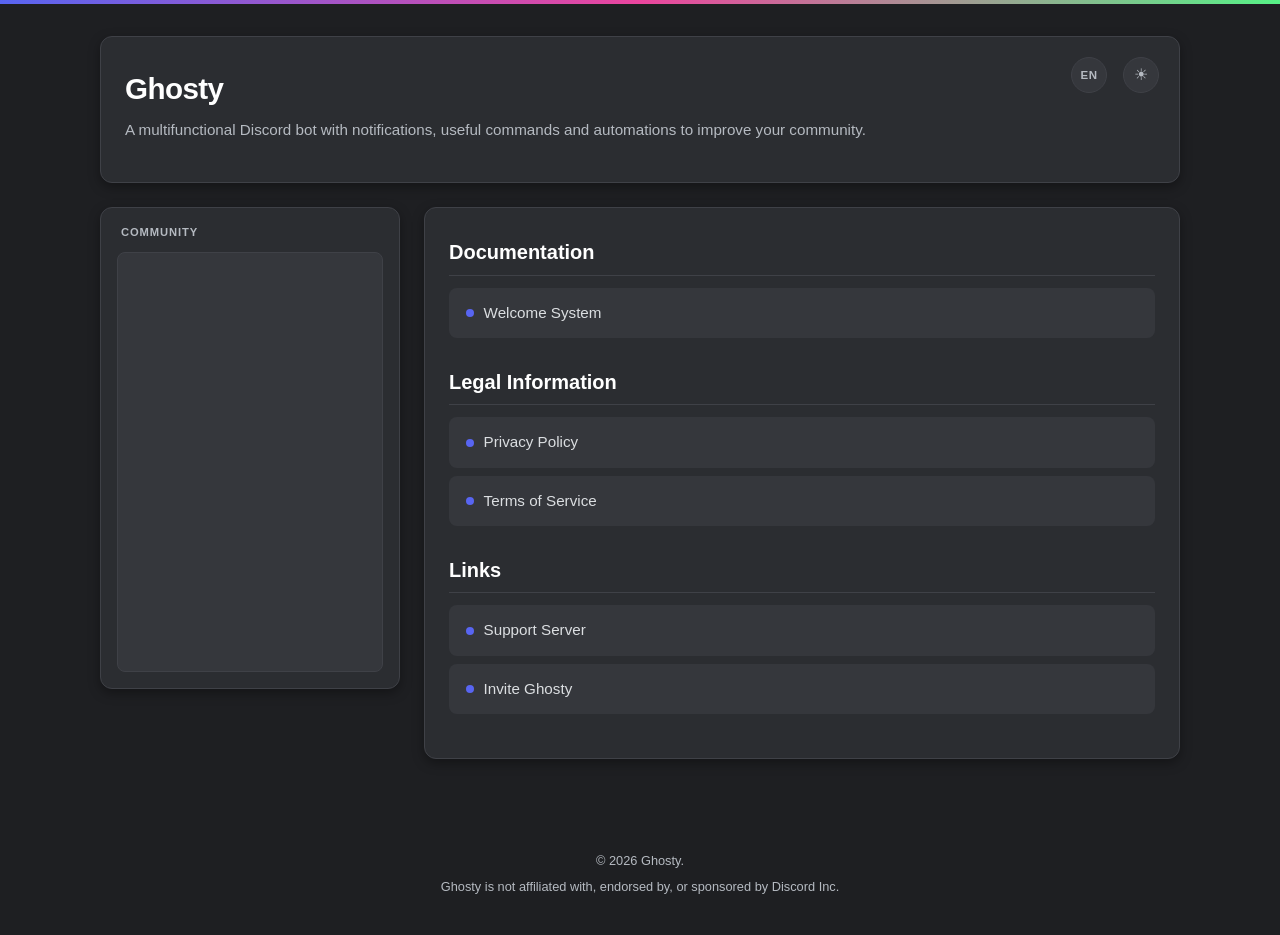
<file: index.html>
<!DOCTYPE html>
<html lang="en" data-i18n-title="page.title.home">
<head>
    <meta charset="UTF-8">
    <meta name="viewport" content="width=device-width, initial-scale=1.0">

    <title>Ghosty — Documentation</title>
    <meta name="description" content="Official documentation for Ghosty, a multifunctional Discord bot with notifications, useful commands and automations.">
    <meta name="theme-color" content="#313338">

    <script>
        (function () {
            try {
                if (localStorage.getItem("ghosty:theme") === "light") {
                    document.documentElement.setAttribute("data-theme", "light");
                }
            } catch (e) {}
        })();
    </script>

    <link rel="icon" href="assets/ghosty.png">
    <link rel="stylesheet" href="css/style.css">

    <meta property="og:type" content="website">
    <meta property="og:title" content="Ghosty — Documentation">
    <meta property="og:description" content="Official documentation for Ghosty.">
    <meta property="og:url" content="https://docs.ghostybot.xyz/">
    <meta property="og:image" content="https://docs.ghostybot.xyz/assets/ghosty.png">
</head>
<body>
    <div class="wrapper has-sidebar">
        <header>
            <h1>Ghosty</h1>
            <p data-i18n="home.subtitle">A multifunctional Discord bot with notifications, useful commands and automations to improve your community.</p>

            <button type="button" class="lang-toggle" data-i18n-aria="common.lang_aria" aria-label="Change language">EN</button>
            <button type="button" class="theme-toggle" id="theme-toggle" data-i18n-aria="common.theme_aria" aria-label="Toggle theme">
                <span class="icon-sun">☀</span>
                <span class="icon-moon">☾</span>
            </button>
        </header>

        <div class="layout-sidebar">
            <aside class="discord-panel" aria-label="Community">
                <p class="discord-panel-title" data-i18n="home.community">Community</p>
                <div class="discord-widget">
                    <iframe
                        id="discord-widget-frame"
                        src="https://discord.com/widget?id=1533296867620687963&theme=dark"
                        width="350"
                        height="500"
                        allowtransparency="true"
                        frameborder="0"
                        sandbox="allow-popups allow-popups-to-escape-sandbox allow-same-origin allow-scripts"
                        title="Discord Widget">
                    </iframe>
                </div>
            </aside>

            <main>
                <h2 data-i18n="home.docs">Documentation</h2>
                <ul class="links-list">
                    <li><a href="welcome/" data-i18n="home.welcome">Welcome System</a></li>
                </ul>

                <h2 data-i18n="home.legal">Legal Information</h2>
                <ul class="links-list">
                    <li><a href="privacy/" data-i18n="home.privacy">Privacy Policy</a></li>
                    <li><a href="terms/" data-i18n="home.terms">Terms of Service</a></li>
                </ul>

                <h2 data-i18n="home.links">Links</h2>
                <ul class="links-list">
                    <li>
                        <a href="https://discord.gg/6fusFaebyZ" target="_blank" rel="noopener" data-i18n="home.support">
                            Support Server
                        </a>
                    </li>
                    <li>
                        <a href="https://discord.com/oauth2/authorize?client_id=1128718469148446811"
                           target="_blank" rel="noopener" data-i18n="home.invite">
                            Invite Ghosty
                        </a>
                    </li>
                </ul>
            </main>
        </div>
    </div>
    <footer>
        <p data-i18n="common.footer_copy">© 2026 Ghosty.</p>
        <p data-i18n="common.footer_disclaimer">Ghosty is not affiliated with, endorsed by, or sponsored by Discord Inc.</p>
    </footer>

    <script src="js/i18n.js"></script>
    <script>
        (function () {
            "use strict";

            var WIDGET_BASE = "https://discord.com/widget?id=1533296867620687963&theme=";

            var frame = document.getElementById("discord-widget-frame");
            var btn = document.getElementById("theme-toggle");

            function updateWidgetTheme(isLight) {
                if (!frame) return;
                frame.src = WIDGET_BASE + (isLight ? "light" : "dark");
            }

            if (btn) {
                function apply(isLight) {
                    if (isLight) document.documentElement.setAttribute("data-theme", "light");
                    else document.documentElement.removeAttribute("data-theme");
                    try { localStorage.setItem("ghosty:theme", isLight ? "light" : "dark"); } catch (e) {}
                    var meta = document.querySelector('meta[name="theme-color"]');
                    if (meta) meta.setAttribute("content", isLight ? "#ffffff" : "#313338");
                    updateWidgetTheme(isLight);
                }

                btn.addEventListener("click", function () {
                    var isLight = document.documentElement.getAttribute("data-theme") === "light";
                    apply(!isLight);
                });

                var initialIsLight = document.documentElement.getAttribute("data-theme") === "light";
                updateWidgetTheme(initialIsLight);
            }
        })();
    </script>
</body>
</html>
</file>
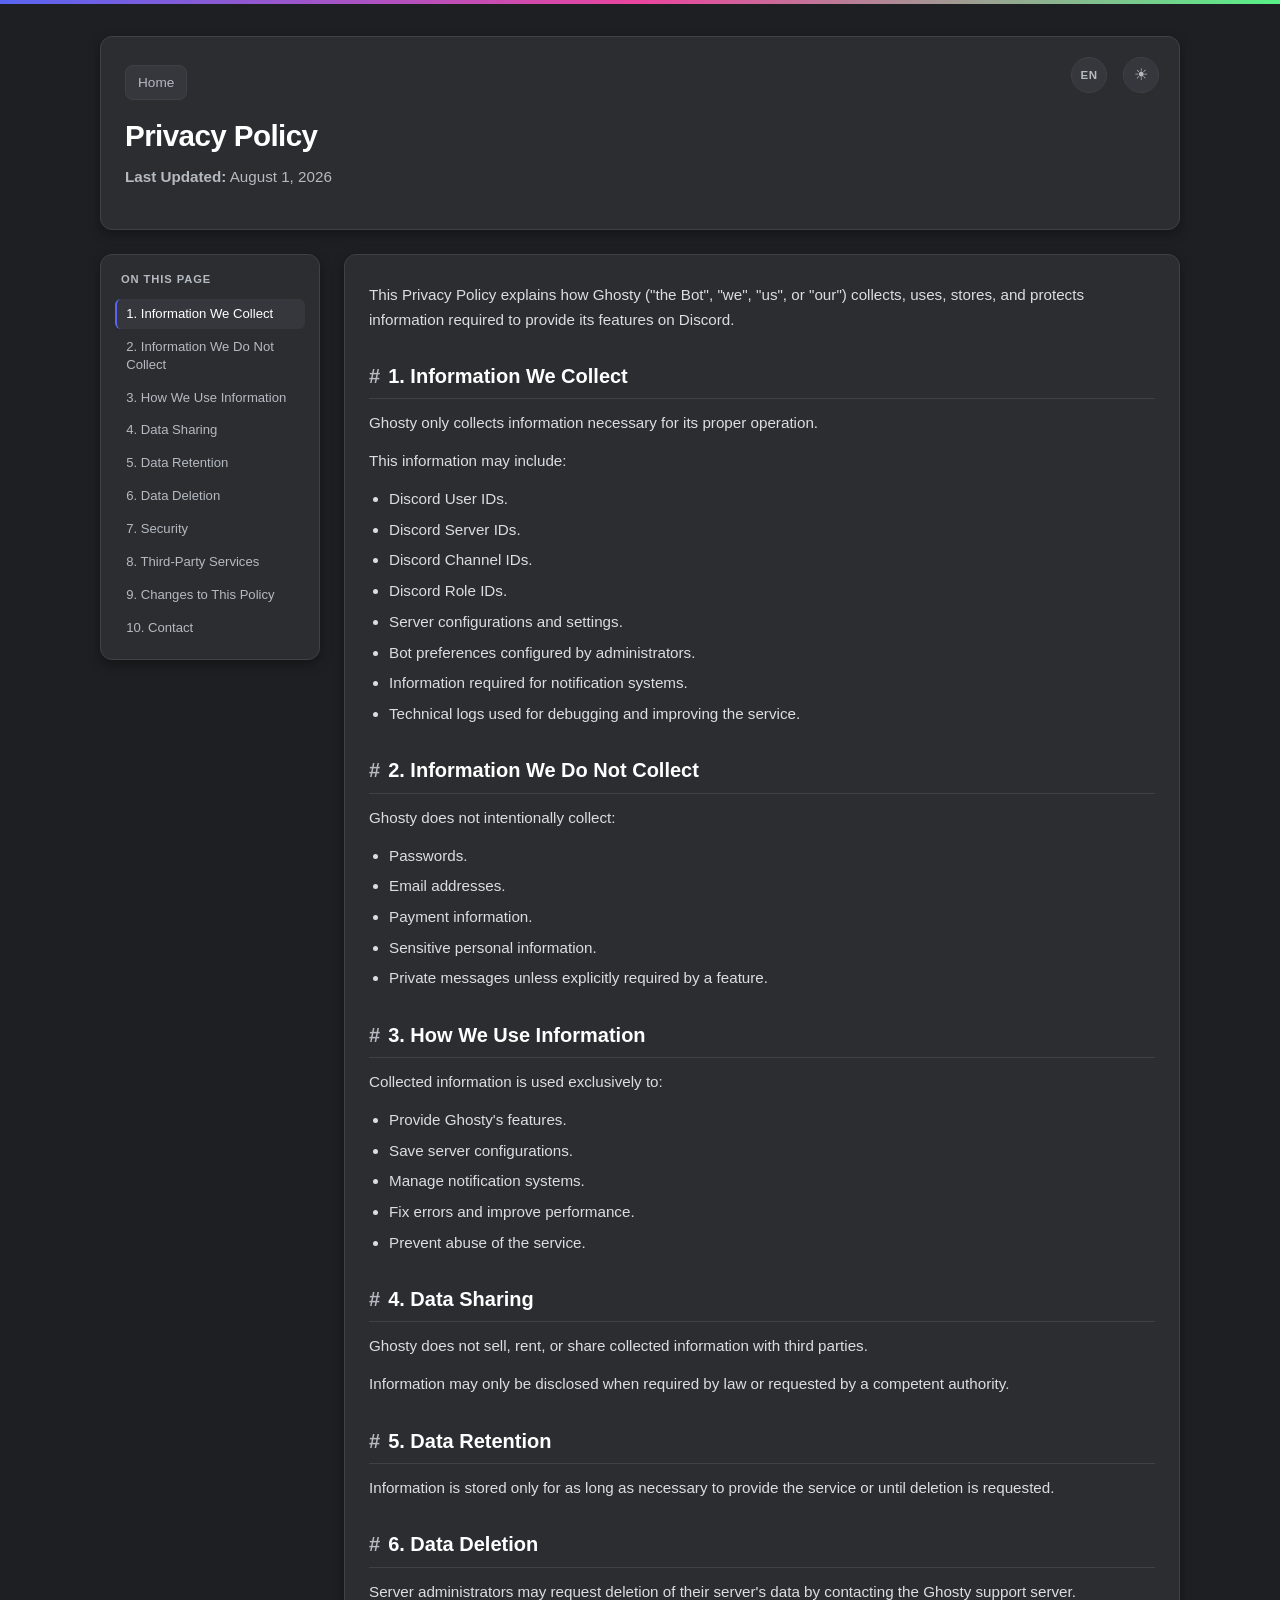
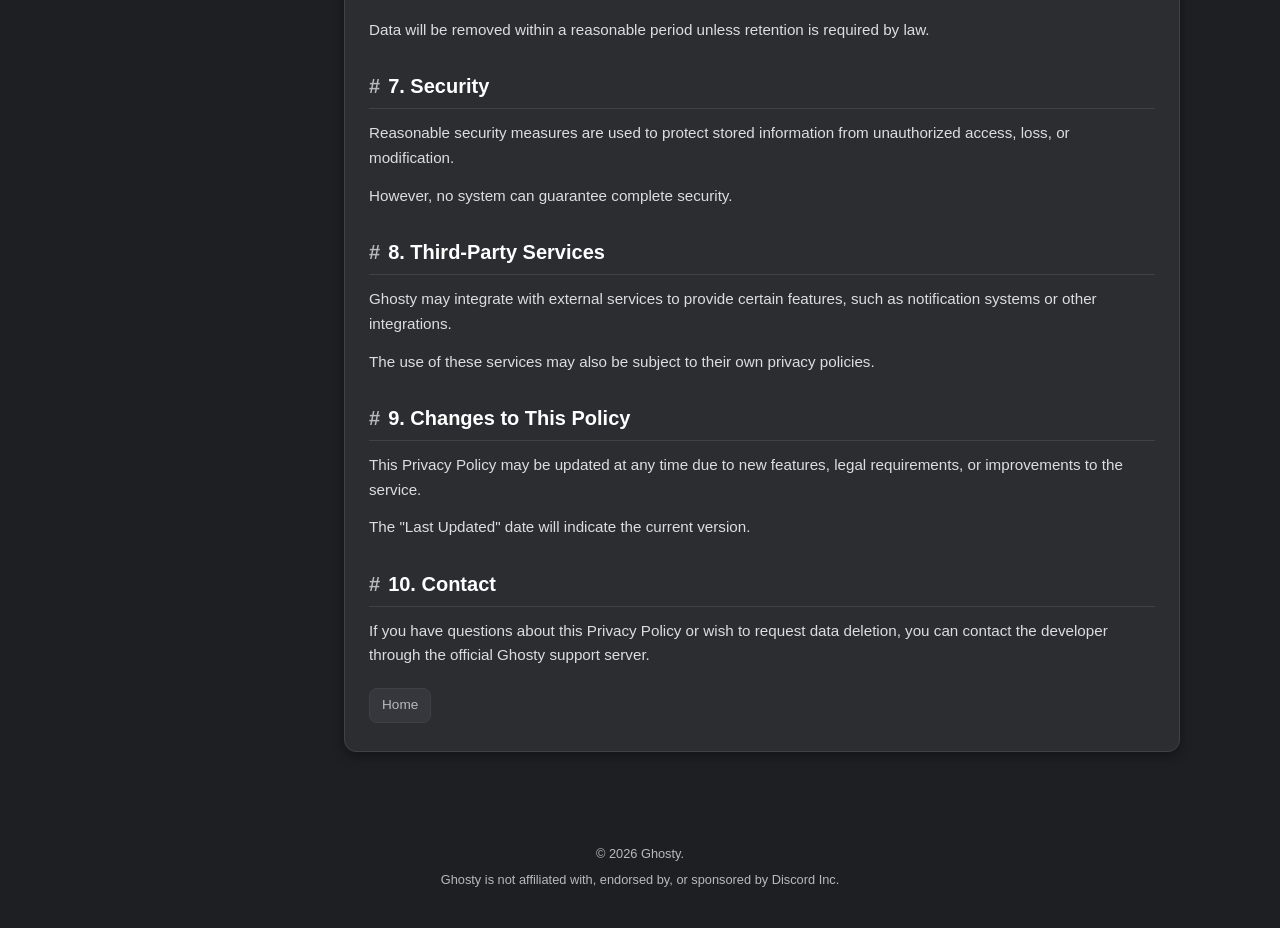
<file: privacy/index.html>
<!DOCTYPE html>
<html lang="en" data-i18n-title="page.title.privacy">
<head>
    <meta charset="UTF-8">
    <meta name="viewport" content="width=device-width, initial-scale=1.0">

    <title>Privacy Policy | Ghosty</title>
    <meta name="description" content="Privacy Policy for Ghosty, a multifunctional Discord bot.">
    <meta name="theme-color" content="#313338">

    <script>
        (function () {
            try {
                if (localStorage.getItem("ghosty:theme") === "light") {
                    document.documentElement.setAttribute("data-theme", "light");
                }
            } catch (e) {}
        })();
    </script>

    <link rel="icon" href="../assets/ghosty.png">
    <link rel="stylesheet" href="../css/style.css">

    <meta property="og:type" content="website">
    <meta property="og:title" content="Privacy Policy | Ghosty">
    <meta property="og:description" content="Privacy Policy for Ghosty.">
    <meta property="og:url" content="https://docs.ghostybot.xyz/privacy/">
    <meta property="og:image" content="https://docs.ghostybot.xyz/assets/ghosty.png">
</head>
<body>
    <div class="wrapper has-toc">
        <header>
            <div class="nav-buttons">
                <a class="back-button" href="../" data-i18n="common.home">Home</a>
            </div>

            <h1 data-i18n="privacy.title">Privacy Policy</h1>
            <p class="meta"><strong data-i18n="privacy.updated_label">Last Updated:</strong> <span data-i18n="privacy.updated_value">August 1, 2026</span></p>

            <button type="button" class="lang-toggle" data-i18n-aria="common.lang_aria" aria-label="Change language">EN</button>
            <button type="button" class="theme-toggle" id="theme-toggle" data-i18n-aria="common.theme_aria" aria-label="Toggle theme">
                <span class="icon-sun">☀</span>
                <span class="icon-moon">☾</span>
            </button>
        </header>

        <div class="layout">
            <aside class="toc" aria-label="Table of contents">
                <p class="toc-title" data-i18n="common.toc_title">On this page</p>
                <nav>
                    <ul class="toc-list"></ul>
                </nav>
            </aside>

            <main>
                <p data-i18n="privacy.intro">This Privacy Policy explains how Ghosty ("the Bot", "we", "us", or "our") collects, uses, stores, and protects information required to provide its features on Discord.</p>

                <h2 id="information-we-collect"><a class="anchor" href="#information-we-collect"><span class="anchor-icon">#</span><span data-i18n="privacy.h2.1">1. Information We Collect</span></a></h2>
                <p data-i18n="privacy.p.1.1">Ghosty only collects information necessary for its proper operation.</p>
                <p data-i18n="privacy.p.1.2">This information may include:</p>
                <ul>
                    <li data-i18n="privacy.li.1.1">Discord User IDs.</li>
                    <li data-i18n="privacy.li.1.2">Discord Server IDs.</li>
                    <li data-i18n="privacy.li.1.3">Discord Channel IDs.</li>
                    <li data-i18n="privacy.li.1.4">Discord Role IDs.</li>
                    <li data-i18n="privacy.li.1.5">Server configurations and settings.</li>
                    <li data-i18n="privacy.li.1.6">Bot preferences configured by administrators.</li>
                    <li data-i18n="privacy.li.1.7">Information required for notification systems.</li>
                    <li data-i18n="privacy.li.1.8">Technical logs used for debugging and improving the service.</li>
                </ul>

                <h2 id="information-we-do-not-collect"><a class="anchor" href="#information-we-do-not-collect"><span class="anchor-icon">#</span><span data-i18n="privacy.h2.2">2. Information We Do Not Collect</span></a></h2>
                <p data-i18n="privacy.p.2.1">Ghosty does not intentionally collect:</p>
                <ul>
                    <li data-i18n="privacy.li.2.1">Passwords.</li>
                    <li data-i18n="privacy.li.2.2">Email addresses.</li>
                    <li data-i18n="privacy.li.2.3">Payment information.</li>
                    <li data-i18n="privacy.li.2.4">Sensitive personal information.</li>
                    <li data-i18n="privacy.li.2.5">Private messages unless explicitly required by a feature.</li>
                </ul>

                <h2 id="how-we-use-information"><a class="anchor" href="#how-we-use-information"><span class="anchor-icon">#</span><span data-i18n="privacy.h2.3">3. How We Use Information</span></a></h2>
                <p data-i18n="privacy.p.3.1">Collected information is used exclusively to:</p>
                <ul>
                    <li data-i18n="privacy.li.3.1">Provide Ghosty's features.</li>
                    <li data-i18n="privacy.li.3.2">Save server configurations.</li>
                    <li data-i18n="privacy.li.3.3">Manage notification systems.</li>
                    <li data-i18n="privacy.li.3.4">Fix errors and improve performance.</li>
                    <li data-i18n="privacy.li.3.5">Prevent abuse of the service.</li>
                </ul>

                <h2 id="data-sharing"><a class="anchor" href="#data-sharing"><span class="anchor-icon">#</span><span data-i18n="privacy.h2.4">4. Data Sharing</span></a></h2>
                <p data-i18n="privacy.p.4.1">Ghosty does not sell, rent, or share collected information with third parties.</p>
                <p data-i18n="privacy.p.4.2">Information may only be disclosed when required by law or requested by a competent authority.</p>

                <h2 id="data-retention"><a class="anchor" href="#data-retention"><span class="anchor-icon">#</span><span data-i18n="privacy.h2.5">5. Data Retention</span></a></h2>
                <p data-i18n="privacy.p.5.1">Information is stored only for as long as necessary to provide the service or until deletion is requested.</p>

                <h2 id="data-deletion"><a class="anchor" href="#data-deletion"><span class="anchor-icon">#</span><span data-i18n="privacy.h2.6">6. Data Deletion</span></a></h2>
                <p data-i18n="privacy.p.6.1">Server administrators may request deletion of their server's data by contacting the Ghosty support server.</p>
                <p data-i18n="privacy.p.6.2">Data will be removed within a reasonable period unless retention is required by law.</p>

                <h2 id="security"><a class="anchor" href="#security"><span class="anchor-icon">#</span><span data-i18n="privacy.h2.7">7. Security</span></a></h2>
                <p data-i18n="privacy.p.7.1">Reasonable security measures are used to protect stored information from unauthorized access, loss, or modification.</p>
                <p data-i18n="privacy.p.7.2">However, no system can guarantee complete security.</p>

                <h2 id="third-party-services"><a class="anchor" href="#third-party-services"><span class="anchor-icon">#</span><span data-i18n="privacy.h2.8">8. Third-Party Services</span></a></h2>
                <p data-i18n="privacy.p.8.1">Ghosty may integrate with external services to provide certain features, such as notification systems or other integrations.</p>
                <p data-i18n="privacy.p.8.2">The use of these services may also be subject to their own privacy policies.</p>

                <h2 id="changes-to-this-policy"><a class="anchor" href="#changes-to-this-policy"><span class="anchor-icon">#</span><span data-i18n="privacy.h2.9">9. Changes to This Policy</span></a></h2>
                <p data-i18n="privacy.p.9.1">This Privacy Policy may be updated at any time due to new features, legal requirements, or improvements to the service.</p>
                <p data-i18n="privacy.p.9.2">The "Last Updated" date will indicate the current version.</p>

                <h2 id="contact"><a class="anchor" href="#contact"><span class="anchor-icon">#</span><span data-i18n="privacy.h2.10">10. Contact</span></a></h2>
                <p data-i18n="privacy.p.10.1">If you have questions about this Privacy Policy or wish to request data deletion, you can contact the developer through the official Ghosty support server.</p>

                <div class="nav-buttons mt">
                    <a class="back-button" href="../" data-i18n="common.home">Home</a>
                </div>
            </main>
        </div>
    </div>

    <footer>
        <p data-i18n="common.footer_copy">© 2026 Ghosty.</p>
        <p data-i18n="common.footer_disclaimer">Ghosty is not affiliated with, endorsed by, or sponsored by Discord Inc.</p>
    </footer>

    <script src="../js/i18n.js"></script>
    <script>
        (function () {
            "use strict";
            var list = document.querySelector(".toc-list");
            if (!list) return;

            var headings = document.querySelectorAll("main h2[id]");
            if (!headings.length) return;

            function build() {
                var html = "";
                for (var i = 0; i < headings.length; i++) {
                    var h = headings[i];
                    var text = h.textContent.replace(/^#\s*/, "").trim();
                    html += '<li><a class="toc-link" href="#' + h.id + '">' + text + '</a></li>';
                }
                list.innerHTML = html;
                bind();
            }

            var links = [];
            var current = null;
            var pinnedLink = null;

            function setActive(link) {
                if (link === current) return;
                current = link;
                for (var j = 0; j < links.length; j++) {
                    links[j].classList.toggle("active", links[j] === link);
                }
            }

            function updateActive() {
                if (pinnedLink) return;
                var offset = 60;
                var scrollY = window.scrollY || window.pageYOffset;
                var docHeight = document.documentElement.scrollHeight;
                var winHeight = window.innerHeight;
                var atBottom = scrollY + winHeight >= docHeight - 4;
                if (atBottom) { setActive(links[links.length - 1]); return; }
                var activeIndex = 0;
                for (var i = 0; i < headings.length; i++) {
                    var top = headings[i].getBoundingClientRect().top;
                    if (top - offset <= 0) activeIndex = i;
                    else break;
                }
                setActive(links[activeIndex]);
            }

            var ticking = false;
            function onScroll() {
                if (ticking) return;
                ticking = true;
                requestAnimationFrame(function () { updateActive(); ticking = false; });
            }

            function bind() {
                links = list.querySelectorAll(".toc-link");
                for (var i = 0; i < links.length; i++) {
                    links[i].addEventListener("click", function () {
                        pinnedLink = this;
                        setActive(this);
                    });
                }
            }

            function unpin() {
                if (!pinnedLink) return;
                pinnedLink = null;
                updateActive();
            }

            window.addEventListener("wheel", unpin, { passive: true });
            window.addEventListener("touchstart", unpin, { passive: true });
            window.addEventListener("keydown", function (e) {
                var keys = ["ArrowUp", "ArrowDown", "PageUp", "PageDown", "Home", "End", " "];
                if (keys.indexOf(e.key) !== -1) unpin();
            });

            window.addEventListener("scroll", onScroll, { passive: true });
            window.addEventListener("resize", onScroll);

            build();
            updateActive();

            window.addEventListener("ghosty:langchange", function () {
                pinnedLink = null;
                current = null;
                build();
                updateActive();
            });
        })();

        (function () {
            "use strict";
            var btn = document.getElementById("theme-toggle");
            if (!btn) return;
            function apply(isLight) {
                if (isLight) document.documentElement.setAttribute("data-theme", "light");
                else document.documentElement.removeAttribute("data-theme");
                try { localStorage.setItem("ghosty:theme", isLight ? "light" : "dark"); } catch (e) {}
                var meta = document.querySelector('meta[name="theme-color"]');
                if (meta) meta.setAttribute("content", isLight ? "#ffffff" : "#313338");
            }
            btn.addEventListener("click", function () {
                var isLight = document.documentElement.getAttribute("data-theme") === "light";
                apply(!isLight);
            });
        })();
    </script>
</body>
</html>
</file>
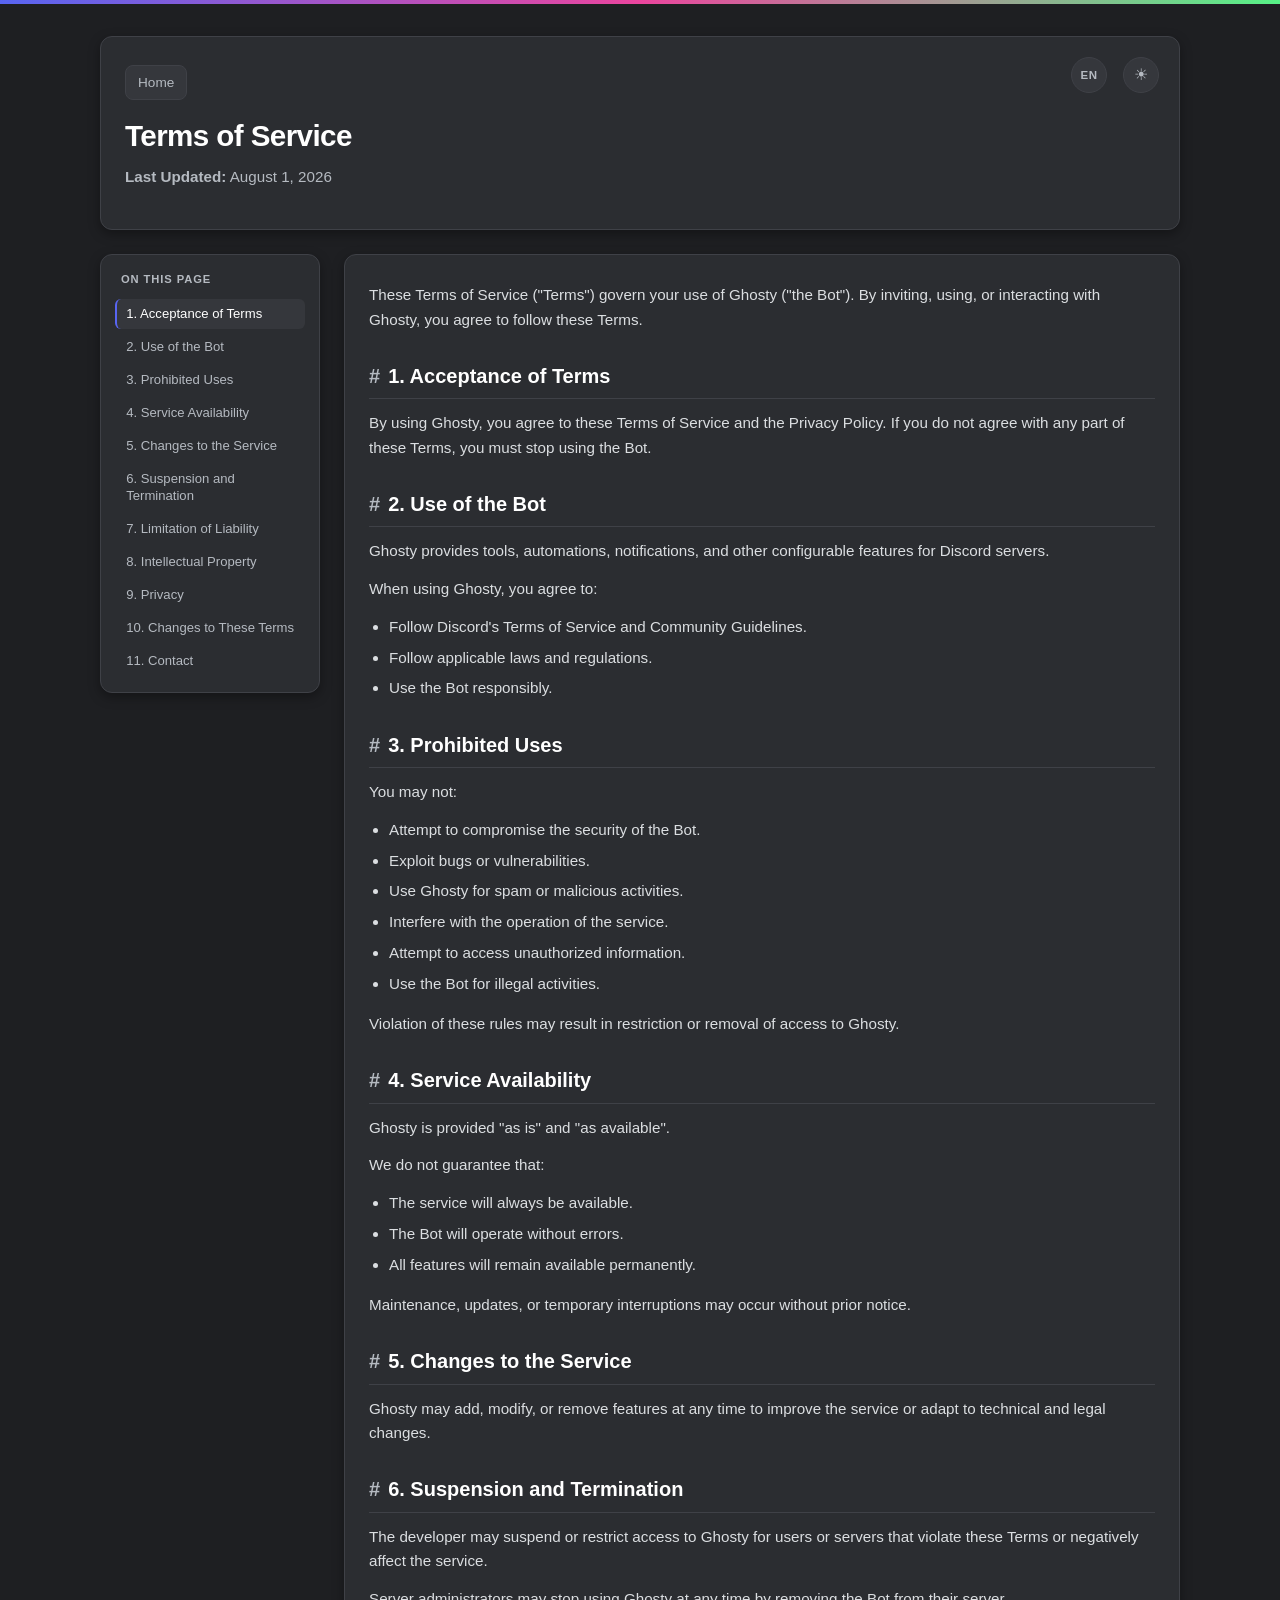
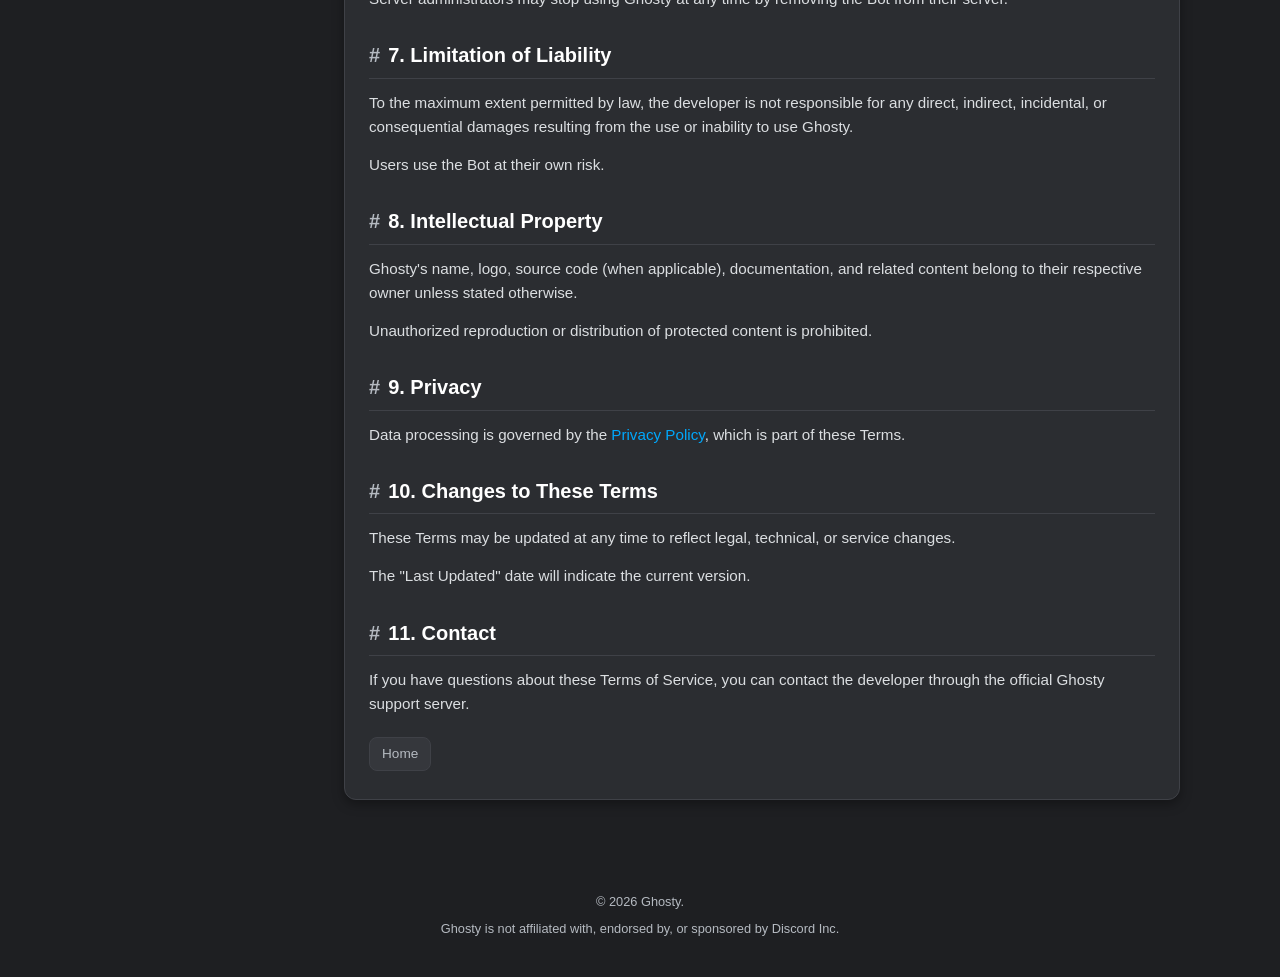
<file: terms/index.html>
<!DOCTYPE html>
<html lang="en" data-i18n-title="page.title.terms">
<head>
    <meta charset="UTF-8">
    <meta name="viewport" content="width=device-width, initial-scale=1.0">

    <title>Terms of Service | Ghosty</title>
    <meta name="description" content="Terms of Service for Ghosty, a multifunctional Discord bot.">
    <meta name="theme-color" content="#313338">

    <script>
        (function () {
            try {
                if (localStorage.getItem("ghosty:theme") === "light") {
                    document.documentElement.setAttribute("data-theme", "light");
                }
            } catch (e) {}
        })();
    </script>

    <link rel="icon" href="../assets/ghosty.png">
    <link rel="stylesheet" href="../css/style.css">

    <meta property="og:type" content="website">
    <meta property="og:title" content="Terms of Service | Ghosty">
    <meta property="og:description" content="Terms of Service for Ghosty.">
    <meta property="og:url" content="https://docs.ghostybot.xyz/terms/">
    <meta property="og:image" content="https://docs.ghostybot.xyz/assets/ghosty.png">
</head>
<body>
    <div class="wrapper has-toc">
        <header>
            <div class="nav-buttons">
                <a class="back-button" href="../" data-i18n="common.home">Home</a>
            </div>

            <h1 data-i18n="terms.title">Terms of Service</h1>
            <p class="meta"><strong data-i18n="terms.updated_label">Last Updated:</strong> <span data-i18n="terms.updated_value">August 1, 2026</span></p>

            <button type="button" class="lang-toggle" data-i18n-aria="common.lang_aria" aria-label="Change language">EN</button>
            <button type="button" class="theme-toggle" id="theme-toggle" data-i18n-aria="common.theme_aria" aria-label="Toggle theme">
                <span class="icon-sun">☀</span>
                <span class="icon-moon">☾</span>
            </button>
        </header>

        <div class="layout">
            <aside class="toc" aria-label="Table of contents">
                <p class="toc-title" data-i18n="common.toc_title">On this page</p>
                <nav>
                    <ul class="toc-list"></ul>
                </nav>
            </aside>

            <main>
                <p data-i18n="terms.intro">These Terms of Service ("Terms") govern your use of Ghosty ("the Bot"). By inviting, using, or interacting with Ghosty, you agree to follow these Terms.</p>

                <h2 id="acceptance-of-terms"><a class="anchor" href="#acceptance-of-terms"><span class="anchor-icon">#</span><span data-i18n="terms.h2.1">1. Acceptance of Terms</span></a></h2>
                <p data-i18n="terms.p.1.1">By using Ghosty, you agree to these Terms of Service and the Privacy Policy. If you do not agree with any part of these Terms, you must stop using the Bot.</p>

                <h2 id="use-of-the-bot"><a class="anchor" href="#use-of-the-bot"><span class="anchor-icon">#</span><span data-i18n="terms.h2.2">2. Use of the Bot</span></a></h2>
                <p data-i18n="terms.p.2.1">Ghosty provides tools, automations, notifications, and other configurable features for Discord servers.</p>
                <p data-i18n="terms.p.2.2">When using Ghosty, you agree to:</p>
                <ul>
                    <li data-i18n="terms.li.2.1">Follow Discord's Terms of Service and Community Guidelines.</li>
                    <li data-i18n="terms.li.2.2">Follow applicable laws and regulations.</li>
                    <li data-i18n="terms.li.2.3">Use the Bot responsibly.</li>
                </ul>

                <h2 id="prohibited-uses"><a class="anchor" href="#prohibited-uses"><span class="anchor-icon">#</span><span data-i18n="terms.h2.3">3. Prohibited Uses</span></a></h2>
                <p data-i18n="terms.p.3.1">You may not:</p>
                <ul>
                    <li data-i18n="terms.li.3.1">Attempt to compromise the security of the Bot.</li>
                    <li data-i18n="terms.li.3.2">Exploit bugs or vulnerabilities.</li>
                    <li data-i18n="terms.li.3.3">Use Ghosty for spam or malicious activities.</li>
                    <li data-i18n="terms.li.3.4">Interfere with the operation of the service.</li>
                    <li data-i18n="terms.li.3.5">Attempt to access unauthorized information.</li>
                    <li data-i18n="terms.li.3.6">Use the Bot for illegal activities.</li>
                </ul>
                <p data-i18n="terms.p.3.2">Violation of these rules may result in restriction or removal of access to Ghosty.</p>

                <h2 id="service-availability"><a class="anchor" href="#service-availability"><span class="anchor-icon">#</span><span data-i18n="terms.h2.4">4. Service Availability</span></a></h2>
                <p data-i18n="terms.p.4.1">Ghosty is provided "as is" and "as available".</p>
                <p data-i18n="terms.p.4.2">We do not guarantee that:</p>
                <ul>
                    <li data-i18n="terms.li.4.1">The service will always be available.</li>
                    <li data-i18n="terms.li.4.2">The Bot will operate without errors.</li>
                    <li data-i18n="terms.li.4.3">All features will remain available permanently.</li>
                </ul>
                <p data-i18n="terms.p.4.3">Maintenance, updates, or temporary interruptions may occur without prior notice.</p>

                <h2 id="changes-to-the-service"><a class="anchor" href="#changes-to-the-service"><span class="anchor-icon">#</span><span data-i18n="terms.h2.5">5. Changes to the Service</span></a></h2>
                <p data-i18n="terms.p.5.1">Ghosty may add, modify, or remove features at any time to improve the service or adapt to technical and legal changes.</p>

                <h2 id="suspension-and-termination"><a class="anchor" href="#suspension-and-termination"><span class="anchor-icon">#</span><span data-i18n="terms.h2.6">6. Suspension and Termination</span></a></h2>
                <p data-i18n="terms.p.6.1">The developer may suspend or restrict access to Ghosty for users or servers that violate these Terms or negatively affect the service.</p>
                <p data-i18n="terms.p.6.2">Server administrators may stop using Ghosty at any time by removing the Bot from their server.</p>

                <h2 id="limitation-of-liability"><a class="anchor" href="#limitation-of-liability"><span class="anchor-icon">#</span><span data-i18n="terms.h2.7">7. Limitation of Liability</span></a></h2>
                <p data-i18n="terms.p.7.1">To the maximum extent permitted by law, the developer is not responsible for any direct, indirect, incidental, or consequential damages resulting from the use or inability to use Ghosty.</p>
                <p data-i18n="terms.p.7.2">Users use the Bot at their own risk.</p>

                <h2 id="intellectual-property"><a class="anchor" href="#intellectual-property"><span class="anchor-icon">#</span><span data-i18n="terms.h2.8">8. Intellectual Property</span></a></h2>
                <p data-i18n="terms.p.8.1">Ghosty's name, logo, source code (when applicable), documentation, and related content belong to their respective owner unless stated otherwise.</p>
                <p data-i18n="terms.p.8.2">Unauthorized reproduction or distribution of protected content is prohibited.</p>

                <h2 id="privacy"><a class="anchor" href="#privacy"><span class="anchor-icon">#</span><span data-i18n="terms.h2.9">9. Privacy</span></a></h2>
                <p data-i18n-html="terms.p.9.1_html">Data processing is governed by the <a href="../privacy/">Privacy Policy</a>, which is part of these Terms.</p>

                <h2 id="changes-to-these-terms"><a class="anchor" href="#changes-to-these-terms"><span class="anchor-icon">#</span><span data-i18n="terms.h2.10">10. Changes to These Terms</span></a></h2>
                <p data-i18n="terms.p.10.1">These Terms may be updated at any time to reflect legal, technical, or service changes.</p>
                <p data-i18n="terms.p.10.2">The "Last Updated" date will indicate the current version.</p>

                <h2 id="contact"><a class="anchor" href="#contact"><span class="anchor-icon">#</span><span data-i18n="terms.h2.11">11. Contact</span></a></h2>
                <p data-i18n="terms.p.11.1">If you have questions about these Terms of Service, you can contact the developer through the official Ghosty support server.</p>

                <div class="nav-buttons mt">
                    <a class="back-button" href="../" data-i18n="common.home">Home</a>
                </div>
            </main>
        </div>
    </div>

    <footer>
        <p data-i18n="common.footer_copy">© 2026 Ghosty.</p>
        <p data-i18n="common.footer_disclaimer">Ghosty is not affiliated with, endorsed by, or sponsored by Discord Inc.</p>
    </footer>

    <script src="../js/i18n.js"></script>
    <script>
        (function () {
            "use strict";
            var list = document.querySelector(".toc-list");
            if (!list) return;

            var headings = document.querySelectorAll("main h2[id]");
            if (!headings.length) return;

            function build() {
                var html = "";
                for (var i = 0; i < headings.length; i++) {
                    var h = headings[i];
                    var text = h.textContent.replace(/^#\s*/, "").trim();
                    html += '<li><a class="toc-link" href="#' + h.id + '">' + text + '</a></li>';
                }
                list.innerHTML = html;
                bind();
            }

            var links = [];
            var current = null;
            var pinnedLink = null;

            function setActive(link) {
                if (link === current) return;
                current = link;
                for (var j = 0; j < links.length; j++) {
                    links[j].classList.toggle("active", links[j] === link);
                }
            }

            function updateActive() {
                if (pinnedLink) return;
                var offset = 60;
                var scrollY = window.scrollY || window.pageYOffset;
                var docHeight = document.documentElement.scrollHeight;
                var winHeight = window.innerHeight;
                var atBottom = scrollY + winHeight >= docHeight - 4;
                if (atBottom) { setActive(links[links.length - 1]); return; }
                var activeIndex = 0;
                for (var i = 0; i < headings.length; i++) {
                    var top = headings[i].getBoundingClientRect().top;
                    if (top - offset <= 0) activeIndex = i;
                    else break;
                }
                setActive(links[activeIndex]);
            }

            var ticking = false;
            function onScroll() {
                if (ticking) return;
                ticking = true;
                requestAnimationFrame(function () { updateActive(); ticking = false; });
            }

            function bind() {
                links = list.querySelectorAll(".toc-link");
                for (var i = 0; i < links.length; i++) {
                    links[i].addEventListener("click", function () {
                        pinnedLink = this;
                        setActive(this);
                    });
                }
            }

            function unpin() {
                if (!pinnedLink) return;
                pinnedLink = null;
                updateActive();
            }

            window.addEventListener("wheel", unpin, { passive: true });
            window.addEventListener("touchstart", unpin, { passive: true });
            window.addEventListener("keydown", function (e) {
                var keys = ["ArrowUp", "ArrowDown", "PageUp", "PageDown", "Home", "End", " "];
                if (keys.indexOf(e.key) !== -1) unpin();
            });

            window.addEventListener("scroll", onScroll, { passive: true });
            window.addEventListener("resize", onScroll);

            build();
            updateActive();

            window.addEventListener("ghosty:langchange", function () {
                pinnedLink = null;
                current = null;
                build();
                updateActive();
            });
        })();

        (function () {
            "use strict";
            var btn = document.getElementById("theme-toggle");
            if (!btn) return;
            function apply(isLight) {
                if (isLight) document.documentElement.setAttribute("data-theme", "light");
                else document.documentElement.removeAttribute("data-theme");
                try { localStorage.setItem("ghosty:theme", isLight ? "light" : "dark"); } catch (e) {}
                var meta = document.querySelector('meta[name="theme-color"]');
                if (meta) meta.setAttribute("content", isLight ? "#ffffff" : "#313338");
            }
            btn.addEventListener("click", function () {
                var isLight = document.documentElement.getAttribute("data-theme") === "light";
                apply(!isLight);
            });
        })();
    </script>
</body>
</html>
</file>
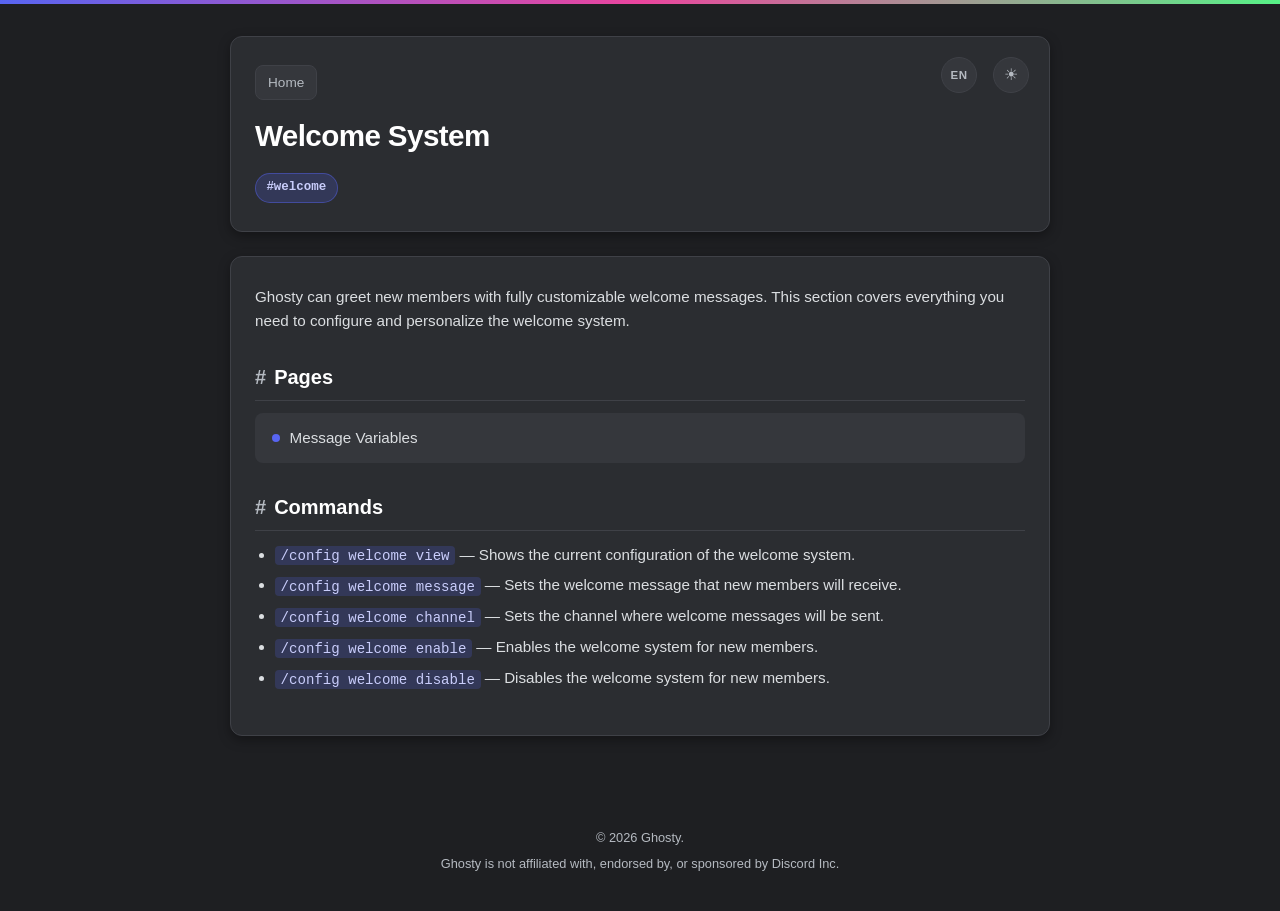
<file: welcome/index.html>
<!DOCTYPE html>
<html lang="en" data-i18n-title="page.title.welcome">
<head>
    <meta charset="UTF-8">
    <meta name="viewport" content="width=device-width, initial-scale=1.0">

    <title>Welcome System | Ghosty</title>
    <meta name="description" content="Documentation for Ghosty's welcome system.">
    <meta name="theme-color" content="#313338">

    <script>
        (function () {
            try {
                if (localStorage.getItem("ghosty:theme") === "light") {
                    document.documentElement.setAttribute("data-theme", "light");
                }
            } catch (e) {}
        })();
    </script>

    <link rel="icon" href="../assets/ghosty.png">
    <link rel="stylesheet" href="../css/style.css">

    <meta property="og:type" content="website">
    <meta property="og:title" content="Welcome System | Ghosty">
    <meta property="og:description" content="Documentation for Ghosty's welcome system.">
    <meta property="og:url" content="https://docs.ghostybot.xyz/welcome/">
    <meta property="og:image" content="https://docs.ghostybot.xyz/assets/ghosty.png">
</head>
<body>
    <div class="wrapper">
        <header>
            <div class="nav-buttons">
                <a class="back-button" href="../" data-i18n="common.home">Home</a>
            </div>

            <h1 data-i18n="welcome.title">Welcome System</h1>
            <a class="page-category" href="./">#welcome</a>

            <button type="button" class="lang-toggle" data-i18n-aria="common.lang_aria" aria-label="Change language">EN</button>
            <button type="button" class="theme-toggle" id="theme-toggle" data-i18n-aria="common.theme_aria" aria-label="Toggle theme">
                <span class="icon-sun">☀</span>
                <span class="icon-moon">☾</span>
            </button>
        </header>

        <main>
            <p data-i18n="welcome.intro">Ghosty can greet new members with fully customizable welcome messages. This section covers everything you need to configure and personalize the welcome system.</p>

            <h2 id="pages"><a class="anchor" href="#pages"><span class="anchor-icon">#</span><span data-i18n="welcome.pages">Pages</span></a></h2>

            <ul class="links-list">
                <li>
                    <a href="variables/" data-i18n="welcome.variables_link">Welcome Message Variables</a>
                </li>
            </ul>

            <h2 id="commands"><a class="anchor" href="#commands"><span class="anchor-icon">#</span><span data-i18n="welcome.commands">Commands</span></a></h2>

            <ul>
                <li><span class="discord-command">/config welcome view</span> — <span data-i18n="welcome.cmd_view">Shows the current configuration of the welcome system.</span></li>
                <li><span class="discord-command">/config welcome message</span> — <span data-i18n="welcome.cmd_message">Sets the welcome message that new members will receive.</span></li>
                <li><span class="discord-command">/config welcome channel</span> — <span data-i18n="welcome.cmd_channel">Sets the channel where welcome messages will be sent.</span></li>
                <li><span class="discord-command">/config welcome enable</span> — <span data-i18n="welcome.cmd_enable">Enables the welcome system for new members.</span></li>
                <li><span class="discord-command">/config welcome disable</span> — <span data-i18n="welcome.cmd_disable">Disables the welcome system for new members.</span></li>
            </ul>
        </main>
    </div>

    <footer>
        <p data-i18n="common.footer_copy">© 2026 Ghosty.</p>
        <p data-i18n="common.footer_disclaimer">Ghosty is not affiliated with, endorsed by, or sponsored by Discord Inc.</p>
    </footer>

    <script src="../js/i18n.js"></script>
    <script>
        (function () {
            "use strict";
            var btn = document.getElementById("theme-toggle");
            if (!btn) return;
            function apply(isLight) {
                if (isLight) document.documentElement.setAttribute("data-theme", "light");
                else document.documentElement.removeAttribute("data-theme");
                try { localStorage.setItem("ghosty:theme", isLight ? "light" : "dark"); } catch (e) {}
                var meta = document.querySelector('meta[name="theme-color"]');
                if (meta) meta.setAttribute("content", isLight ? "#ffffff" : "#313338");
            }
            btn.addEventListener("click", function () {
                var isLight = document.documentElement.getAttribute("data-theme") === "light";
                apply(!isLight);
            });
        })();
    </script>
</body>
</html>
</file>
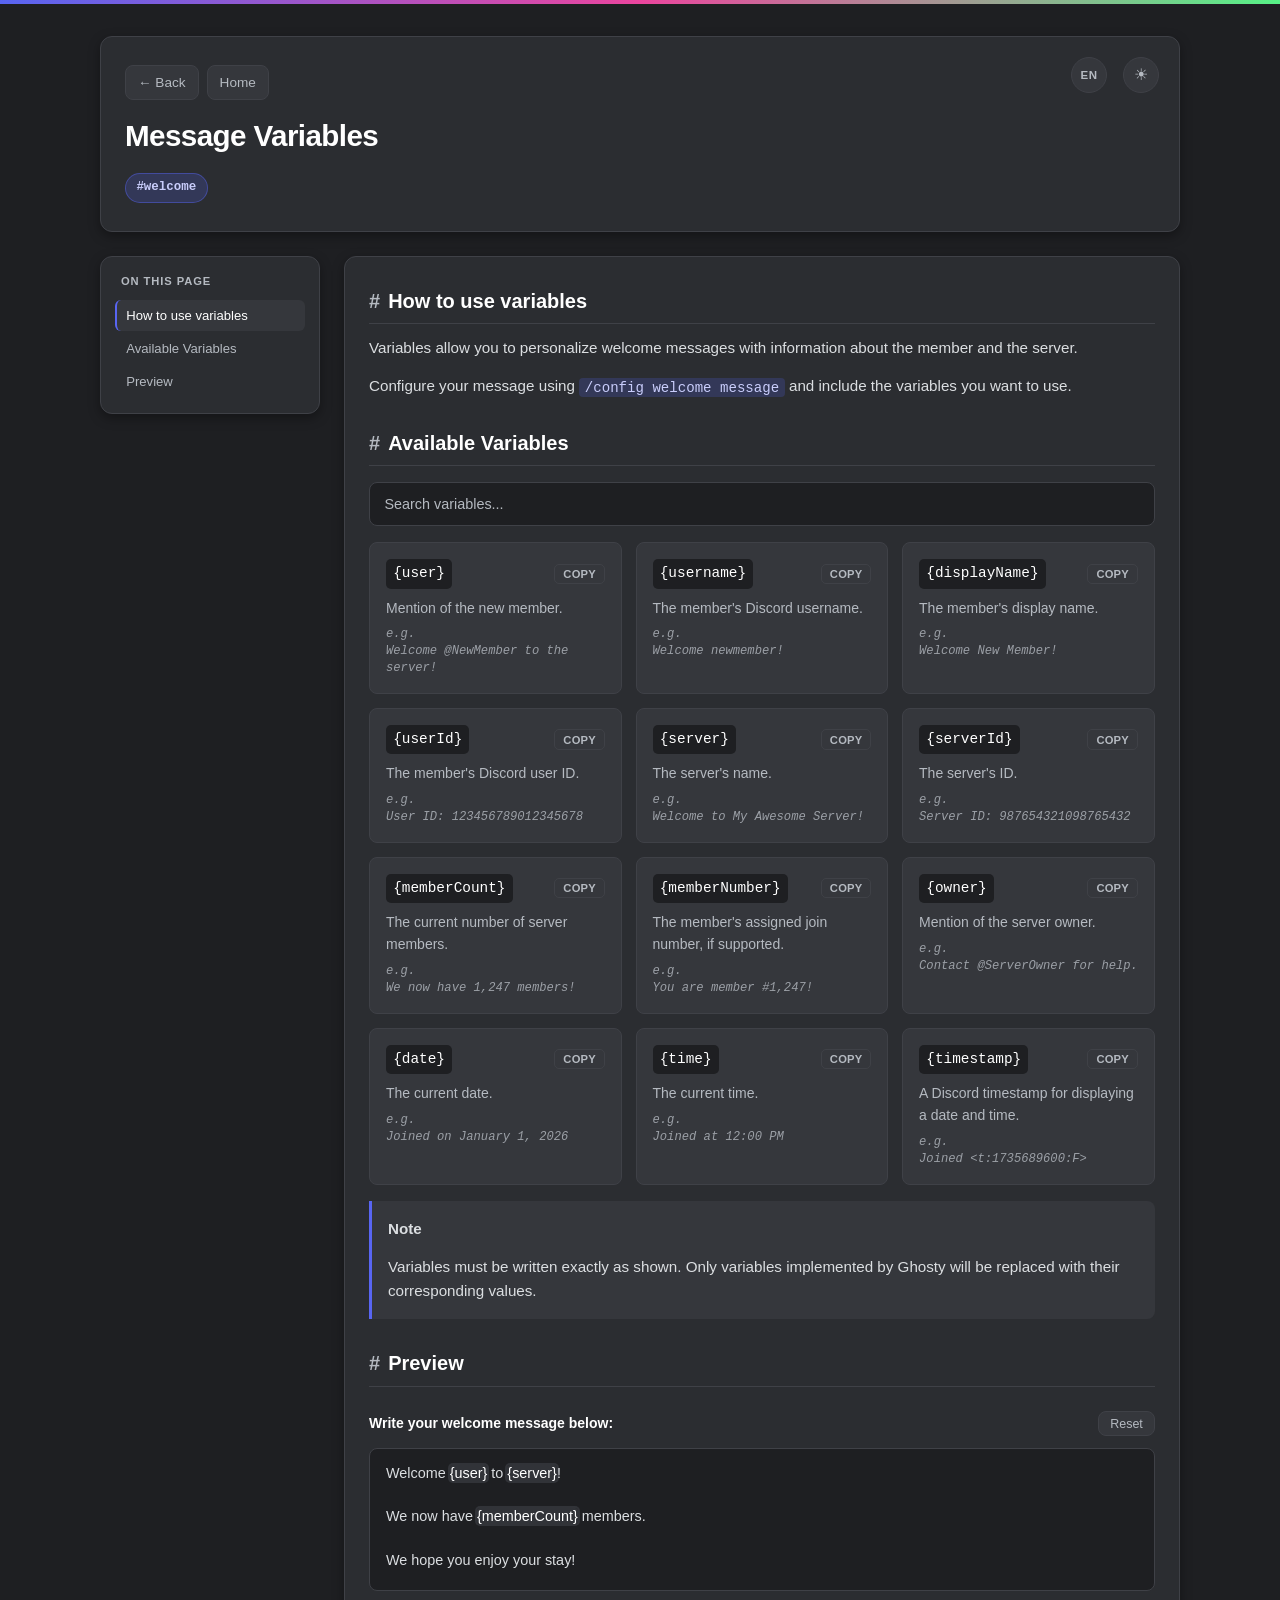
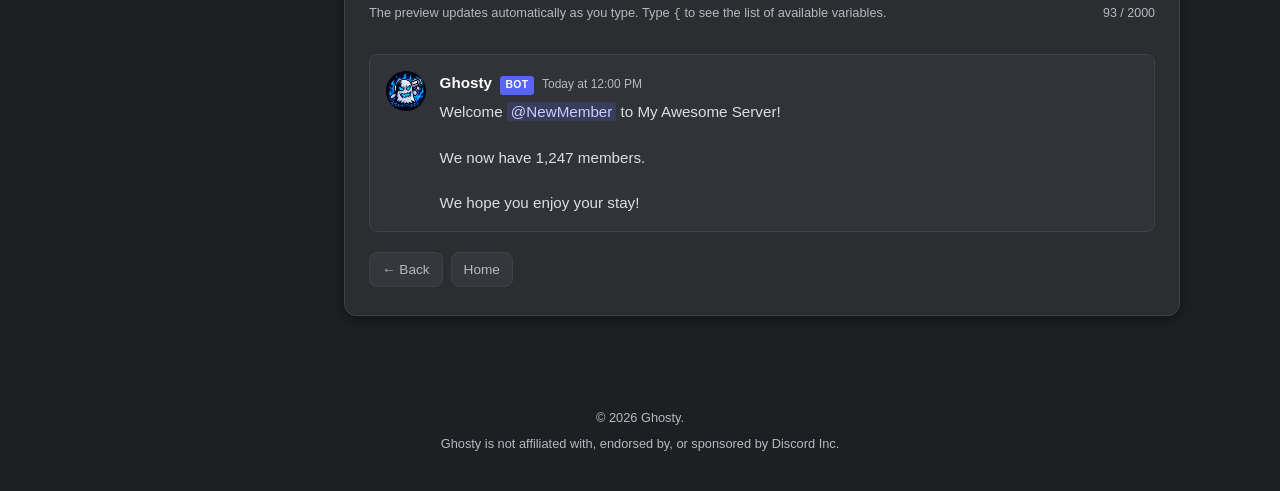
<file: welcome/variables/index.html>
<!DOCTYPE html>
<html lang="en" data-i18n-title="page.title.variables">
<head>
    <meta charset="UTF-8">
    <meta name="viewport" content="width=device-width, initial-scale=1.0">

    <title>Message Variables | Ghosty</title>
    <meta name="description" content="Learn how to customize Ghosty's welcome messages using supported variables.">
    <meta name="theme-color" content="#313338">

    <script>
        (function () {
            try {
                if (localStorage.getItem("ghosty:theme") === "light") {
                    document.documentElement.setAttribute("data-theme", "light");
                }
            } catch (e) {}
        })();
    </script>

    <link rel="icon" href="../../assets/ghosty.png">
    <link rel="stylesheet" href="../../css/style.css">

    <meta property="og:type" content="website">
    <meta property="og:title" content="Message Variables | Ghosty">
    <meta property="og:description" content="Documentation for customizing Ghosty's welcome messages.">
    <meta property="og:url" content="https://docs.ghostybot.xyz/welcome/variables/">
    <meta property="og:image" content="https://docs.ghostybot.xyz/assets/ghosty.png">
</head>
<body>
    <div class="wrapper has-toc">
        <header>
            <div class="nav-buttons">
                <a class="back-button" href="../" data-i18n="common.back">← Back</a>
                <a class="back-button" href="../../" data-i18n="common.home">Home</a>
            </div>

            <h1 data-i18n="variables.title">Message Variables</h1>
            <a class="page-category" href="../">#welcome</a>

            <button type="button" class="lang-toggle" data-i18n-aria="common.lang_aria" aria-label="Change language">EN</button>
            <button type="button" class="theme-toggle" id="theme-toggle" data-i18n-aria="common.theme_aria" aria-label="Toggle theme">
                <span class="icon-sun">☀</span>
                <span class="icon-moon">☾</span>
            </button>
        </header>

        <div class="layout">
            <aside class="toc" aria-label="Table of contents">
                <p class="toc-title" data-i18n="common.toc_title">On this page</p>
                <nav>
                    <ul class="toc-list"></ul>
                </nav>
            </aside>

            <main>
                <h2 id="how-to-use"><a class="anchor" href="#how-to-use"><span class="anchor-icon">#</span><span data-i18n="variables.h2.how">How to use variables</span></a></h2>

                <p data-i18n="variables.p.how.1">Variables allow you to personalize welcome messages with information about the member and the server.</p>

                <p data-i18n-html="variables.p.how.2_html">Configure your message using <span class="discord-command">/config welcome message</span> and include the variables you want to use.</p>

                <h2 id="available-variables"><a class="anchor" href="#available-variables"><span class="anchor-icon">#</span><span data-i18n="variables.h2.available">Available Variables</span></a></h2>

                <div class="variables-search">
                    <input type="search" id="variable-search" data-i18n-placeholder="common.search_placeholder" placeholder="Search variables..." autocomplete="off" spellcheck="false">
                </div>

                <div class="variables-grid" id="variables-grid">
                    <article class="variable-card">
                        <div class="variable-card-head">
                            <code>{user}</code>
                            <button type="button" class="copy-button" data-i18n="common.copy_btn" aria-label="Copy variable">Copy</button>
                        </div>
                        <p data-i18n="variables.var.user">Mention of the new member.</p>
                        <p class="variable-example" data-i18n="variables.ex.user">e.g. Welcome @NewMember to the server!</p>
                    </article>

                    <article class="variable-card">
                        <div class="variable-card-head">
                            <code>{username}</code>
                            <button type="button" class="copy-button" data-i18n="common.copy_btn" aria-label="Copy variable">Copy</button>
                        </div>
                        <p data-i18n="variables.var.username">The member's Discord username.</p>
                        <p class="variable-example" data-i18n="variables.ex.username">e.g. Welcome newmember!</p>
                    </article>

                    <article class="variable-card">
                        <div class="variable-card-head">
                            <code>{displayName}</code>
                            <button type="button" class="copy-button" data-i18n="common.copy_btn" aria-label="Copy variable">Copy</button>
                        </div>
                        <p data-i18n="variables.var.displayName">The member's display name.</p>
                        <p class="variable-example" data-i18n="variables.ex.displayName">e.g. Welcome New Member!</p>
                    </article>

                    <article class="variable-card">
                        <div class="variable-card-head">
                            <code>{userId}</code>
                            <button type="button" class="copy-button" data-i18n="common.copy_btn" aria-label="Copy variable">Copy</button>
                        </div>
                        <p data-i18n="variables.var.userId">The member's Discord user ID.</p>
                        <p class="variable-example" data-i18n="variables.ex.userId">e.g. User ID: 123456789012345678</p>
                    </article>

                    <article class="variable-card">
                        <div class="variable-card-head">
                            <code>{server}</code>
                            <button type="button" class="copy-button" data-i18n="common.copy_btn" aria-label="Copy variable">Copy</button>
                        </div>
                        <p data-i18n="variables.var.server">The server's name.</p>
                        <p class="variable-example" data-i18n="variables.ex.server">e.g. Welcome to My Awesome Server!</p>
                    </article>

                    <article class="variable-card">
                        <div class="variable-card-head">
                            <code>{serverId}</code>
                            <button type="button" class="copy-button" data-i18n="common.copy_btn" aria-label="Copy variable">Copy</button>
                        </div>
                        <p data-i18n="variables.var.serverId">The server's ID.</p>
                        <p class="variable-example" data-i18n="variables.ex.serverId">e.g. Server ID: 987654321098765432</p>
                    </article>

                    <article class="variable-card">
                        <div class="variable-card-head">
                            <code>{memberCount}</code>
                            <button type="button" class="copy-button" data-i18n="common.copy_btn" aria-label="Copy variable">Copy</button>
                        </div>
                        <p data-i18n="variables.var.memberCount">The current number of server members.</p>
                        <p class="variable-example" data-i18n="variables.ex.memberCount">e.g. We now have 1,247 members!</p>
                    </article>

                    <article class="variable-card">
                        <div class="variable-card-head">
                            <code>{memberNumber}</code>
                            <button type="button" class="copy-button" data-i18n="common.copy_btn" aria-label="Copy variable">Copy</button>
                        </div>
                        <p data-i18n="variables.var.memberNumber">The member's assigned join number, if supported.</p>
                        <p class="variable-example" data-i18n="variables.ex.memberNumber">e.g. You are member #1,247!</p>
                    </article>

                    <article class="variable-card">
                        <div class="variable-card-head">
                            <code>{owner}</code>
                            <button type="button" class="copy-button" data-i18n="common.copy_btn" aria-label="Copy variable">Copy</button>
                        </div>
                        <p data-i18n="variables.var.owner">Mention of the server owner.</p>
                        <p class="variable-example" data-i18n="variables.ex.owner">e.g. Contact @ServerOwner for help.</p>
                    </article>

                    <article class="variable-card">
                        <div class="variable-card-head">
                            <code>{date}</code>
                            <button type="button" class="copy-button" data-i18n="common.copy_btn" aria-label="Copy variable">Copy</button>
                        </div>
                        <p data-i18n="variables.var.date">The current date.</p>
                        <p class="variable-example" data-i18n="variables.ex.date">e.g. Joined on January 1, 2026</p>
                    </article>

                    <article class="variable-card">
                        <div class="variable-card-head">
                            <code>{time}</code>
                            <button type="button" class="copy-button" data-i18n="common.copy_btn" aria-label="Copy variable">Copy</button>
                        </div>
                        <p data-i18n="variables.var.time">The current time.</p>
                        <p class="variable-example" data-i18n="variables.ex.time">e.g. Joined at 12:00 PM</p>
                    </article>

                    <article class="variable-card">
                        <div class="variable-card-head">
                            <code>{timestamp}</code>
                            <button type="button" class="copy-button" data-i18n="common.copy_btn" aria-label="Copy variable">Copy</button>
                        </div>
                        <p data-i18n="variables.var.timestamp">A Discord timestamp for displaying a date and time.</p>
                        <p class="variable-example" data-i18n="variables.ex.timestamp">e.g. Joined &lt;t:1735689600:F&gt;</p>
                    </article>
                </div>

                <p class="variables-empty" id="variables-empty" data-i18n="variables.empty" hidden>No variables match your search.</p>

                <div class="notice">
                    <p><strong data-i18n="variables.notice.title">Note</strong></p>
                    <p data-i18n="variables.notice.text">Variables must be written exactly as shown. Only variables implemented by Ghosty will be replaced with their corresponding values.</p>
                </div>

                <h2 id="preview"><a class="anchor" href="#preview"><span class="anchor-icon">#</span><span data-i18n="variables.h2.preview">Preview</span></a></h2>

                <section class="preview-section">
                    <div class="preview-controls">
                        <div class="preview-controls-header">
                            <label for="preview-input" data-i18n="variables.label.preview">
                                Write your welcome message below:
                            </label>

                            <button type="button" class="reset-button" id="reset-button" data-i18n="common.reset_btn">Reset</button>
                        </div>

                        <div class="editor-wrap">
                            <div class="editor-highlight" id="editor-highlight" aria-hidden="true"></div>

                            <textarea id="preview-input" spellcheck="false" autocomplete="off">Welcome {user} to {server}!

We now have {memberCount} members.

We hope you enjoy your stay!</textarea>

                            <ul class="var-autocomplete" id="var-autocomplete" role="listbox" aria-label="Available variables"></ul>
                        </div>

                        <div class="preview-footer">
                            <p class="preview-hint" data-i18n-html="variables.hint_html">
                                The preview updates automatically as you type.
                                Type <code>{</code> to see the list of available variables.
                            </p>

                            <p class="char-counter" id="char-counter">0 / 2000</p>
                        </div>
                    </div>

                    <div class="discord-message" aria-live="polite">
                        <img class="discord-avatar" src="../../assets/ghosty.png" alt="Ghosty">
                        <div class="discord-body">
                            <div class="discord-header">
                                <span class="discord-username">Ghosty</span>
                                <span class="discord-bot-tag">Bot</span>
                                <span class="discord-timestamp" data-i18n="variables.discord_timestamp">Today at 12:00 PM</span>
                            </div>
                            <div class="discord-content" id="preview-output"></div>
                        </div>
                    </div>
                </section>

                <div class="nav-buttons mt">
                    <a class="back-button" href="../" data-i18n="common.back">← Back</a>
                    <a class="back-button" href="../../" data-i18n="common.home">Home</a>
                </div>
            </main>
        </div>
    </div>

    <footer>
        <p data-i18n="common.footer_copy">© 2026 Ghosty.</p>
        <p data-i18n="common.footer_disclaimer">Ghosty is not affiliated with, endorsed by, or sponsored by Discord Inc.</p>
    </footer>

    <script src="../../js/i18n.js"></script>
    <script>
        (function () {
            "use strict";

            var VARIABLES = [
                { name: "user",         descKey: "variables.var.user" },
                { name: "username",     descKey: "variables.var.username" },
                { name: "displayName",  descKey: "variables.var.displayName" },
                { name: "userId",       descKey: "variables.var.userId" },
                { name: "server",       descKey: "variables.var.server" },
                { name: "serverId",     descKey: "variables.var.serverId" },
                { name: "memberCount",  descKey: "variables.var.memberCount" },
                { name: "memberNumber", descKey: "variables.var.memberNumber" },
                { name: "owner",        descKey: "variables.var.owner" },
                { name: "date",         descKey: "variables.var.date" },
                { name: "time",         descKey: "variables.var.time" },
                { name: "timestamp",    descKey: "variables.var.timestamp" }
            ];

            var EXAMPLE_VALUES = {
                user:         "@NewMember",
                username:     "newmember",
                displayName:  "New Member",
                userId:       "123456789012345678",
                server:       "My Awesome Server",
                serverId:     "987654321098765432",
                memberCount:  "1,247",
                memberNumber: "1,247",
                owner:        "@ServerOwner",
                date:         "January 1, 2026",
                time:         "12:00 PM",
                timestamp:    "<t:1735689600:F>"
            };

            var MAX_LENGTH = 2000;
            var WARN_LENGTH = 1800;
            var DEFAULT_MESSAGE = "Welcome {user} to {server}!\n\nWe now have {memberCount} members.\n\nWe hope you enjoy your stay!";
            var STORAGE_KEY = "ghosty:welcome-message";

            var input = document.getElementById("preview-input");
            var output = document.getElementById("preview-output");
            var autocompleteEl = document.getElementById("var-autocomplete");
            var highlightEl = document.getElementById("editor-highlight");
            var resetButton = document.getElementById("reset-button");
            var charCounter = document.getElementById("char-counter");
            var searchInput = document.getElementById("variable-search");
            var variablesGrid = document.getElementById("variables-grid");
            var variablesEmpty = document.getElementById("variables-empty");
            var variableCards = variablesGrid ? variablesGrid.querySelectorAll(".variable-card") : [];

            function safeGetItem(key) {
                try { return window.localStorage.getItem(key); } catch (e) { return null; }
            }

            function safeSetItem(key, value) {
                try { window.localStorage.setItem(key, value); } catch (e) { }
            }

            function copyToClipboard(text) {
                if (navigator.clipboard && navigator.clipboard.writeText) {
                    return navigator.clipboard.writeText(text);
                }
                return new Promise(function (resolve) {
                    var ta = document.createElement("textarea");
                    ta.value = text;
                    ta.style.position = "fixed";
                    ta.style.opacity = "0";
                    document.body.appendChild(ta);
                    ta.select();
                    try { document.execCommand("copy"); } catch (e) { }
                    document.body.removeChild(ta);
                    resolve();
                });
            }

            function escapeHtml(str) {
                return str
                    .replace(/&/g, "&amp;")
                    .replace(/</g, "&lt;")
                    .replace(/>/g, "&gt;")
                    .replace(/"/g, "&quot;")
                    .replace(/'/g, "&#039;");
            }

            function replaceVariables(text) {
                return text.replace(/\{(\w+)\}/g, function (match, key) {
                    if (Object.prototype.hasOwnProperty.call(EXAMPLE_VALUES, key)) {
                        return EXAMPLE_VALUES[key];
                    }
                    return match;
                });
            }

            function applyDiscordMarkdown(text) {
                var safe = escapeHtml(text);
                safe = safe.replace(/`([^`]+)`/g, "<code>$1</code>");
                safe = safe.replace(/\*\*([^*]+)\*\*/g, "<strong>$1</strong>");
                safe = safe.replace(/(^|[^*])\*([^*]+)\*/g, "$1<em>$2</em>");
                safe = safe.replace(
                    /(?<!<code>)@([A-Za-z0-9_]{2,32})/g,
                    '<span class="discord-mention">@$1</span>'
                );
                return safe;
            }

            function autoGrow(el) {
                el.style.height = "auto";
                el.style.height = el.scrollHeight + "px";
            }

            function renderHighlight() {
                var value = input.value;
                var html = escapeHtml(value).replace(/\{(\w+)\}/g, function (match) {
                    return '<span class="var-token">' + match + '</span>';
                });
                if (value.charAt(value.length - 1) === "\n") {
                    html += " ";
                }
                highlightEl.innerHTML = html;
            }

            function renderPreview() {
                var raw = input.value;
                if (raw.trim() === "") {
                    var placeholder = window.GhostyI18n ? window.GhostyI18n.t("variables.typing_placeholder") : "SoyAjneb is listening...";
                    output.innerHTML = '<span style="color: var(--text-muted);">' + placeholder + '</span>';
                    return;
                }
                output.innerHTML = applyDiscordMarkdown(replaceVariables(raw));
            }

            function renderCounter() {
                var len = input.value.length;
                charCounter.textContent = len + " / " + MAX_LENGTH;
                charCounter.classList.toggle("warn", len >= WARN_LENGTH && len <= MAX_LENGTH);
                charCounter.classList.toggle("danger", len > MAX_LENGTH);
            }

            function updateEditor() {
                autoGrow(input);
                renderHighlight();
                renderPreview();
                renderCounter();
            }

            function saveMessage() {
                safeSetItem(STORAGE_KEY, input.value);
            }

            function filterVariables() {
                if (!searchInput || !variableCards.length) return;
                var q = searchInput.value.trim().toLowerCase().replace(/[{}]/g, "");
                var visible = 0;

                for (var i = 0; i < variableCards.length; i++) {
                    var card = variableCards[i];
                    var codeEl = card.querySelector("code");
                    var pEl = card.querySelector("p:not(.variable-example)");
                    var exEl = card.querySelector(".variable-example");
                    var name = codeEl ? codeEl.textContent.replace(/[{}]/g, "").toLowerCase() : "";
                    var desc = pEl ? pEl.textContent.toLowerCase() : "";
                    var ex = exEl ? exEl.textContent.toLowerCase() : "";
                    var match = q === "" || name.indexOf(q) !== -1 || desc.indexOf(q) !== -1 || ex.indexOf(q) !== -1;
                    card.hidden = !match;
                    if (match) visible++;
                }

                if (variablesEmpty) {
                    variablesEmpty.hidden = visible > 0;
                }
            }

            var acOpen = false;
            var acIndex = -1;
            var acFiltered = [];
            var acBracePos = -1;

            function openAutocomplete(query, bracePos) {
                acBracePos = bracePos;
                acFiltered = VARIABLES.filter(function (v) {
                    return v.name.toLowerCase().indexOf(query.toLowerCase()) === 0;
                });

                if (acFiltered.length === 0) {
                    closeAutocomplete();
                    return;
                }

                var copyLabel = window.GhostyI18n ? window.GhostyI18n.t("common.copy_btn") : "Copy";

                autocompleteEl.innerHTML = acFiltered.map(function (v, i) {
                    var desc = window.GhostyI18n ? window.GhostyI18n.t(v.descKey) : "";
                    return '<li class="var-autocomplete-item" role="option" data-index="' + i + '">' +
                           '<code>{' + v.name + '}</code>' +
                           '<span>' + desc + '</span>' +
                           '<button type="button" class="ac-copy" data-index="' + i + '" aria-label="Copy variable">' + copyLabel + '</button>' +
                           '</li>';
                }).join("");

                autocompleteEl.classList.add("open");
                acOpen = true;
                acIndex = 0;
                highlightAutocomplete();
            }

            function closeAutocomplete() {
                if (!acOpen) return;
                autocompleteEl.classList.remove("open");
                autocompleteEl.innerHTML = "";
                acOpen = false;
                acIndex = -1;
                acFiltered = [];
                acBracePos = -1;
            }

            function highlightAutocomplete() {
                var items = autocompleteEl.children;
                for (var i = 0; i < items.length; i++) {
                    items[i].classList.toggle("active", i === acIndex);
                }
                if (items[acIndex] && items[acIndex].scrollIntoView) {
                    items[acIndex].scrollIntoView({ block: "nearest" });
                }
            }

            function insertVariable(name) {
                var value = input.value;
                var cursor = input.selectionStart;

                var before = value.slice(0, acBracePos);
                var after = value.slice(cursor);
                var insertion = "{" + name + "}";

                input.value = before + insertion + after;
                var newCursor = before.length + insertion.length;

                closeAutocomplete();
                input.focus();
                input.setSelectionRange(newCursor, newCursor);

                updateEditor();
                saveMessage();
            }

            function detectAutocompleteContext() {
                var value = input.value;
                var cursor = input.selectionStart;
                var i = cursor - 1;
                var bracePos = -1;

                while (i >= 0) {
                    var ch = value.charAt(i);
                    if (ch === "{") { bracePos = i; break; }
                    if (ch === "}" || ch === "\n") { bracePos = -1; break; }
                    i--;
                }

                if (bracePos === -1) {
                    closeAutocomplete();
                    return;
                }

                var query = value.slice(bracePos + 1, cursor);
                if (/[^A-Za-z0-9_]/.test(query)) {
                    closeAutocomplete();
                    return;
                }

                openAutocomplete(query, bracePos);
            }

            input.addEventListener("input", function () {
                updateEditor();
                detectAutocompleteContext();
                saveMessage();
            });

            input.addEventListener("scroll", function () {
                highlightEl.scrollTop = input.scrollTop;
                highlightEl.scrollLeft = input.scrollLeft;
            });

            input.addEventListener("keydown", function (e) {
                if (!acOpen) return;

                if (e.key === "ArrowDown") {
                    e.preventDefault();
                    acIndex = (acIndex + 1) % acFiltered.length;
                    highlightAutocomplete();
                } else if (e.key === "ArrowUp") {
                    e.preventDefault();
                    acIndex = (acIndex - 1 + acFiltered.length) % acFiltered.length;
                    highlightAutocomplete();
                } else if (e.key === "Enter" || e.key === "Tab") {
                    e.preventDefault();
                    if (acFiltered[acIndex]) insertVariable(acFiltered[acIndex].name);
                } else if (e.key === "Escape") {
                    e.preventDefault();
                    closeAutocomplete();
                }
            });

            autocompleteEl.addEventListener("mousemove", function (e) {
                if (!acOpen) return;
                var item = e.target.closest(".var-autocomplete-item");
                if (!item) return;
                var idx = parseInt(item.getAttribute("data-index"), 10);
                if (idx !== acIndex) {
                    acIndex = idx;
                    highlightAutocomplete();
                }
            });

            autocompleteEl.addEventListener("mousedown", function (e) {
                var copyBtn = e.target.closest(".ac-copy");
                if (copyBtn) {
                    e.preventDefault();
                    var idxCopy = parseInt(copyBtn.getAttribute("data-index"), 10);
                    if (isNaN(idxCopy) || !acFiltered[idxCopy]) return;
                    var variableText = "{" + acFiltered[idxCopy].name + "}";
                    copyToClipboard(variableText).then(function () {
                        var copiedLabel = window.GhostyI18n ? window.GhostyI18n.t("common.copied_btn") : "Copied";
                        var copyLabel = window.GhostyI18n ? window.GhostyI18n.t("common.copy_btn") : "Copy";
                        copyBtn.classList.add("copied");
                        copyBtn.textContent = copiedLabel;
                        setTimeout(function () {
                            copyBtn.classList.remove("copied");
                            copyBtn.textContent = copyLabel;
                        }, 1200);
                    });
                    return;
                }

                var item = e.target.closest(".var-autocomplete-item");
                if (!item) return;
                e.preventDefault();
                var idx = parseInt(item.getAttribute("data-index"), 10);
                if (acFiltered[idx]) insertVariable(acFiltered[idx].name);
            });

            document.addEventListener("mousedown", function (e) {
                if (e.target === input) return;
                if (autocompleteEl.contains(e.target)) return;
                closeAutocomplete();
            });

            resetButton.addEventListener("click", function () {
                input.value = DEFAULT_MESSAGE;
                updateEditor();
                saveMessage();
                input.focus();
                input.setSelectionRange(input.value.length, input.value.length);
            });

            var copyButtons = document.querySelectorAll(".copy-button");
            for (var c = 0; c < copyButtons.length; c++) {
                (function (btn) {
                    var timeoutId = null;

                    btn.addEventListener("click", function () {
                        var card = btn.closest(".variable-card");
                        if (!card) return;
                        var code = card.querySelector("code");
                        if (!code) return;
                        var text = code.textContent;

                        copyToClipboard(text).then(function () {
                            var copiedLabel = window.GhostyI18n ? window.GhostyI18n.t("common.copied_btn") : "Copied";
                            var copyLabel = window.GhostyI18n ? window.GhostyI18n.t("common.copy_btn") : "Copy";
                            btn.classList.add("copied");
                            btn.textContent = copiedLabel;
                            if (timeoutId) clearTimeout(timeoutId);
                            timeoutId = setTimeout(function () {
                                btn.classList.remove("copied");
                                btn.textContent = copyLabel;
                            }, 1200);
                        });
                    });
                })(copyButtons[c]);
            }

            if (searchInput) {
                searchInput.addEventListener("input", filterVariables);
                searchInput.addEventListener("keydown", function (e) {
                    if (e.key === "Escape") {
                        searchInput.value = "";
                        filterVariables();
                    }
                });
            }

            var stored = safeGetItem(STORAGE_KEY);
            if (stored !== null) {
                input.value = stored;
            }

            updateEditor();

            window.addEventListener("ghosty:langchange", function () {
                updateEditor();
                filterVariables();
            });
        })();

        (function () {
            "use strict";
            var list = document.querySelector(".toc-list");
            if (!list) return;

            var headings = document.querySelectorAll("main h2[id]");
            if (!headings.length) return;

            function build() {
                var html = "";
                for (var i = 0; i < headings.length; i++) {
                    var h = headings[i];
                    var text = h.textContent.replace(/^#\s*/, "").trim();
                    html += '<li><a class="toc-link" href="#' + h.id + '">' + text + '</a></li>';
                }
                list.innerHTML = html;
                bind();
            }

            var links = [];
            var current = null;
            var pinnedLink = null;

            function setActive(link) {
                if (link === current) return;
                current = link;
                for (var j = 0; j < links.length; j++) {
                    links[j].classList.toggle("active", links[j] === link);
                }
            }

            function updateActive() {
                if (pinnedLink) return;
                var offset = 60;
                var scrollY = window.scrollY || window.pageYOffset;
                var docHeight = document.documentElement.scrollHeight;
                var winHeight = window.innerHeight;
                var atBottom = scrollY + winHeight >= docHeight - 4;
                if (atBottom) { setActive(links[links.length - 1]); return; }
                var activeIndex = 0;
                for (var i = 0; i < headings.length; i++) {
                    var top = headings[i].getBoundingClientRect().top;
                    if (top - offset <= 0) activeIndex = i;
                    else break;
                }
                setActive(links[activeIndex]);
            }

            var ticking = false;
            function onScroll() {
                if (ticking) return;
                ticking = true;
                requestAnimationFrame(function () { updateActive(); ticking = false; });
            }

            function bind() {
                links = list.querySelectorAll(".toc-link");
                for (var i = 0; i < links.length; i++) {
                    links[i].addEventListener("click", function () {
                        pinnedLink = this;
                        setActive(this);
                    });
                }
            }

            function unpin() {
                if (!pinnedLink) return;
                pinnedLink = null;
                updateActive();
            }

            window.addEventListener("wheel", unpin, { passive: true });
            window.addEventListener("touchstart", unpin, { passive: true });
            window.addEventListener("keydown", function (e) {
                var keys = ["ArrowUp", "ArrowDown", "PageUp", "PageDown", "Home", "End", " "];
                if (keys.indexOf(e.key) !== -1) unpin();
            });

            window.addEventListener("scroll", onScroll, { passive: true });
            window.addEventListener("resize", onScroll);

            build();
            updateActive();

            window.addEventListener("ghosty:langchange", function () {
                pinnedLink = null;
                current = null;
                build();
                updateActive();
            });
        })();

        (function () {
            "use strict";
            var btn = document.getElementById("theme-toggle");
            if (!btn) return;
            function apply(isLight) {
                if (isLight) document.documentElement.setAttribute("data-theme", "light");
                else document.documentElement.removeAttribute("data-theme");
                try { localStorage.setItem("ghosty:theme", isLight ? "light" : "dark"); } catch (e) {}
                var meta = document.querySelector('meta[name="theme-color"]');
                if (meta) meta.setAttribute("content", isLight ? "#ffffff" : "#313338");
            }
            btn.addEventListener("click", function () {
                var isLight = document.documentElement.getAttribute("data-theme") === "light";
                apply(!isLight);
            });
        })();
    </script>
</body>
</html>
</file>
<file: css/style.css>
:root {
  --bg-primary: #313338;
  --bg-secondary: #2b2d31;
  --bg-tertiary: #1e1f22;
  --bg-modifier: #35373c;
  --bg-hover: #3f4147;
  --text-normal: #dbdee1;
  --text-muted: #b5bac1;
  --text-link: #00a8fc;
  --text-heading: #ffffff;
  --accent: #5865f2;
  --accent-hover: #4752c4;
  --accent-soft-bg: rgba(88, 101, 242, 0.2);
  --accent-soft-border: rgba(88, 101, 242, 0.45);
  --accent-soft-text: #c9cdfb;
  --border: #3f4147;
  --radius: 8px;
  --radius-lg: 12px;
  --font: "gg sans", "Noto Sans", "Helvetica Neue", Helvetica, Arial, sans-serif;
  --shadow: 0 4px 12px rgba(0, 0, 0, 0.35);
  --danger: #ed4245;
  --warning: #faa61a;
  --success: #57f287;
  --token-bg: #313338;
  --discord-msg-bg: #313338;
  --discord-msg-text: #dbdee1;
}

html[data-theme="light"] {
  --bg-primary: #ffffff;
  --bg-secondary: #f2f3f5;
  --bg-tertiary: #e3e5e8;
  --bg-modifier: #ebedef;
  --bg-hover: #dfe1e5;
  --text-normal: #2e3338;
  --text-muted: #5c5e66;
  --text-link: #006ce7;
  --text-heading: #060607;
  --accent: #5865f2;
  --accent-hover: #4752c4;
  --accent-soft-bg: rgba(88, 101, 242, 0.12);
  --accent-soft-border: rgba(88, 101, 242, 0.35);
  --accent-soft-text: #4752c4;
  --border: #d4d7dc;
  --shadow: 0 4px 12px rgba(0, 0, 0, 0.08);
  --danger: #d83c3e;
  --warning: #c47d0a;
  --success: #1a9c4a;
  --token-bg: #c9ccd1;
  --discord-msg-bg: #ffffff;
  --discord-msg-text: #2e3338;
}

*,
*::before,
*::after {
  box-sizing: border-box;
  margin: 0;
  padding: 0;
}

html {
  scroll-behavior: smooth;
}

body {
  font-family: var(--font);
  background: var(--bg-tertiary);
  color: var(--text-normal);
  line-height: 1.6;
  min-height: 100vh;
  display: flex;
  flex-direction: column;
  -webkit-font-smoothing: antialiased;
}

body::before {
  content: "";
  display: block;
  height: 4px;
  background: linear-gradient(90deg, var(--accent), #eb459e, #57f287);
  width: 100%;
  flex-shrink: 0;
}

.wrapper {
  max-width: 860px;
  width: 100%;
  margin: 0 auto;
  padding: 2rem 1.25rem 3rem;
  flex: 1;
}

.wrapper.has-toc,
.wrapper.has-sidebar {
  max-width: 1120px;
}

.layout {
  display: grid;
  grid-template-columns: 220px minmax(0, 1fr);
  gap: 1.5rem;
  align-items: start;
}

.layout-sidebar {
  display: grid;
  grid-template-columns: 300px minmax(0, 1fr);
  gap: 1.5rem;
  align-items: start;
}

.toc,
.discord-panel {
  position: sticky;
  top: 2rem;
  align-self: start;
  background: var(--bg-secondary);
  border: 1px solid var(--border);
  border-radius: var(--radius-lg);
  box-shadow: var(--shadow);
}

.toc {
  padding: 1rem 0.85rem;
  max-height: calc(100vh - 4rem);
  overflow-y: auto;
}

.discord-panel {
  padding: 1rem;
}

.toc-title,
.discord-panel-title {
  font-size: 0.7rem;
  font-weight: 700;
  text-transform: uppercase;
  letter-spacing: 0.08em;
  color: var(--text-muted);
  margin-bottom: 0.6rem;
}

.toc-title {
  padding: 0 0.4rem;
}

.discord-panel-title {
  padding: 0 0.25rem;
}

.toc-list {
  list-style: none;
  margin: 0;
  padding: 0;
  display: flex;
  flex-direction: column;
  gap: 0.15rem;
}

.toc-list li {
  margin: 0;
}

.toc-link {
  display: block;
  padding: 0.4rem 0.6rem;
  font-size: 0.82rem;
  line-height: 1.35;
  color: var(--text-muted);
  text-decoration: none;
  border-radius: 6px;
  border-left: 2px solid transparent;
  transition: background 0.15s ease, color 0.15s ease, border-color 0.15s ease;
}

.toc-link:hover {
  background: var(--bg-modifier);
  color: var(--text-heading);
  text-decoration: none;
}

.toc-link.active {
  background: var(--bg-modifier);
  color: var(--text-heading);
  border-left-color: var(--accent);
}

.discord-widget {
  display: flex;
  justify-content: center;
}

.discord-widget iframe {
  width: 100%;
  height: 420px;
  border: 1px solid var(--border);
  border-radius: var(--radius);
  background: var(--bg-modifier);
  display: block;
}

header {
  position: relative;
  background: var(--bg-secondary);
  border-radius: var(--radius-lg);
  padding: 1.75rem 1.5rem;
  margin-bottom: 1.5rem;
  box-shadow: var(--shadow);
  border: 1px solid var(--border);
}

header h1 {
  font-size: 1.85rem;
  font-weight: 700;
  color: var(--text-heading);
  letter-spacing: -0.02em;
  margin-bottom: 0.35rem;
}

header h1 a {
  color: inherit;
  text-decoration: none;
}

header h1 a:hover {
  color: var(--accent);
}

header > p:first-of-type {
  color: var(--text-muted);
  font-size: 0.95rem;
  margin-bottom: 0.75rem;
}

header .lang {
  font-size: 0.875rem;
  color: var(--text-muted);
}

header .lang a {
  color: var(--text-link);
  text-decoration: none;
  margin-left: 0.25rem;
}

header .lang a:hover {
  text-decoration: underline;
}

.theme-toggle,
.lang-toggle {
  position: absolute;
  top: 1.25rem;
  appearance: none;
  cursor: pointer;
  display: inline-flex;
  align-items: center;
  justify-content: center;
  background: var(--bg-modifier);
  color: var(--text-muted);
  border: 1px solid var(--border);
  transition: background 0.15s ease, color 0.15s ease, border-color 0.15s ease, transform 0.15s ease;
  z-index: 5;
}

.theme-toggle {
  right: 1.25rem;
  width: 36px;
  height: 36px;
  border-radius: 50%;
  font-size: 1rem;
  line-height: 1;
}

.lang-toggle {
  right: 4.5rem;
  min-width: 36px;
  height: 36px;
  padding: 0 0.5rem;
  border-radius: 999px;
  font-family: inherit;
  font-size: 0.72rem;
  font-weight: 700;
  letter-spacing: 0.05em;
}

.theme-toggle:hover,
.lang-toggle:hover {
  background: var(--bg-hover);
  color: var(--text-heading);
  border-color: var(--accent);
}

.theme-toggle:active,
.lang-toggle:active {
  transform: scale(0.94);
}

.theme-toggle .icon-sun,
.theme-toggle .icon-moon {
  display: none;
}

html:not([data-theme="light"]) .theme-toggle .icon-sun {
  display: inline;
}

html[data-theme="light"] .theme-toggle .icon-moon {
  display: inline;
}

main {
  background: var(--bg-secondary);
  border-radius: var(--radius-lg);
  padding: 1.75rem 1.5rem;
  box-shadow: var(--shadow);
  border: 1px solid var(--border);
}

main h2 {
  font-size: 1.25rem;
  font-weight: 600;
  color: var(--text-heading);
  margin: 1.75rem 0 0.75rem;
  padding-bottom: 0.4rem;
  border-bottom: 1px solid var(--border);
  scroll-margin-top: 1.5rem;
}

main h2:first-child {
  margin-top: 0;
}

h2 .anchor,
h3 .anchor {
  color: inherit;
  text-decoration: none;
  display: inline;
}

h2 .anchor:hover,
h3 .anchor:hover {
  color: inherit;
  text-decoration: none;
}

h2 .anchor-icon,
h3 .anchor-icon {
  color: var(--text-muted);
  margin-right: 0.5rem;
  cursor: pointer;
  transition: color 0.15s ease;
}

h2 .anchor-icon:hover,
h3 .anchor-icon:hover {
  color: var(--accent);
}

main p {
  margin-bottom: 0.85rem;
  color: var(--text-normal);
  font-size: 0.95rem;
}

main ul,
main ol {
  margin: 0.5rem 0 1rem 1.25rem;
  color: var(--text-normal);
}

main li {
  margin-bottom: 0.4rem;
  font-size: 0.95rem;
}

main a {
  color: var(--text-link);
  text-decoration: none;
  transition: color 0.15s ease;
}

main a:hover {
  text-decoration: underline;
  color: var(--accent-hover);
}

.links-list {
  list-style: none;
  margin-left: 0 !important;
  display: flex;
  flex-direction: column;
  gap: 0.5rem;
}

.links-list li {
  margin: 0;
}

.links-list a {
  display: flex;
  align-items: center;
  gap: 0.6rem;
  background: var(--bg-modifier);
  padding: 0.75rem 1rem;
  border-radius: var(--radius);
  color: var(--text-normal);
  text-decoration: none;
  border: 1px solid transparent;
  transition: background 0.15s ease, border-color 0.15s ease;
}

.links-list a:hover {
  background: var(--bg-hover);
  border-color: var(--accent);
  text-decoration: none;
  color: var(--text-heading);
}

.links-list a::before {
  content: "";
  width: 8px;
  height: 8px;
  border-radius: 50%;
  background: var(--accent);
  flex-shrink: 0;
}

.meta {
  font-size: 0.875rem;
  color: var(--text-muted);
  margin-bottom: 0.5rem;
}

.features-grid {
  display: grid;
  grid-template-columns: repeat(auto-fit, minmax(180px, 1fr));
  gap: 1rem;
  margin: 1rem 0 0.5rem;
}

.feature-card {
  background: var(--bg-modifier);
  padding: 1.25rem 1rem;
  border-radius: var(--radius);
  text-align: center;
  border: 1px solid var(--border);
  transition: border-color 0.15s ease, transform 0.15s ease;
}

.feature-card:hover {
  border-color: var(--accent);
  transform: translateY(-2px);
}

.feature-icon {
  font-size: 2rem;
  display: block;
  margin-bottom: 0.5rem;
}

.feature-card h3 {
  font-size: 0.95rem;
  margin-bottom: 0.25rem;
  color: var(--text-heading);
}

.feature-card p {
  font-size: 0.85rem;
  color: var(--text-muted);
  margin-bottom: 0;
}

.floating-invite {
  position: fixed;
  bottom: 2rem;
  right: 2rem;
  background: var(--accent);
  color: #fff;
  padding: 0.75rem 1.5rem;
  border-radius: 50px;
  text-decoration: none;
  font-weight: 600;
  box-shadow: 0 4px 16px rgba(88, 101, 242, 0.4);
  transition: transform 0.2s ease, background 0.2s ease;
  z-index: 100;
}

.floating-invite:hover {
  transform: scale(1.05);
  background: var(--accent-hover);
}

footer {
  max-width: 860px;
  width: 100%;
  margin: 1.5rem auto 0;
  padding: 1.25rem 1.25rem 2rem;
  text-align: center;
  color: var(--text-muted);
  font-size: 0.8rem;
}

footer p {
  margin-bottom: 0.35rem;
}

footer a {
  color: var(--text-link);
  text-decoration: none;
}

footer a:hover {
  text-decoration: underline;
}

::selection {
  background: var(--accent);
  color: #fff;
}

.page-category {
  display: inline-flex;
  align-items: center;
  margin-top: 8px;
  padding: 0.25rem 0.65rem;
  font-size: 0.78rem;
  font-weight: 600;
  font-family: ui-monospace, "Cascadia Code", "Source Code Pro", monospace;
  color: var(--accent-soft-text);
  background: var(--accent-soft-bg);
  border: 1px solid var(--accent-soft-border);
  border-radius: 999px;
  text-decoration: none;
  transition: background 0.15s ease, color 0.15s ease, border-color 0.15s ease;
}

.page-category:hover {
  background: var(--accent-soft-bg);
  color: var(--text-heading);
  border-color: var(--accent);
  text-decoration: none;
}

.page-category:active {
  transform: translateY(1px);
}

.nav-buttons {
  display: flex;
  gap: 0.5rem;
  flex-wrap: wrap;
  margin-bottom: 0.75rem;
}

.nav-buttons.mt {
  margin-top: 1.25rem;
  margin-bottom: 0;
}

.back-button {
  display: inline-block;
  font-size: 0.85rem;
  font-weight: 500;
  color: var(--text-muted);
  text-decoration: none;
  background: var(--bg-modifier);
  padding: 0.35rem 0.75rem;
  border-radius: var(--radius);
  border: 1px solid var(--border);
  transition: background 0.15s ease, color 0.15s ease, border-color 0.15s ease;
}

.back-button:hover {
  background: var(--bg-hover);
  color: var(--text-heading);
  border-color: var(--accent);
  text-decoration: none;
}

.back-button.mt {
  margin-top: 1.25rem;
}

.breadcrumb {
  color: var(--text-muted);
  font-size: 0.875rem;
  margin-bottom: 0.75rem;
}

.variables-search {
  margin: 1rem 0 0.75rem;
}

.variables-search input {
  width: 100%;
  background: var(--bg-tertiary);
  border: 1px solid var(--border);
  border-radius: var(--radius);
  color: var(--text-normal);
  font: inherit;
  font-size: 0.9rem;
  padding: 0.6rem 0.9rem;
  transition: border-color 0.15s ease;
}

.variables-search input:focus {
  outline: none;
  border-color: var(--accent);
}

.variables-search input::placeholder {
  color: var(--text-muted);
}

.variables-grid {
  display: grid;
  grid-template-columns: repeat(auto-fit, minmax(220px, 1fr));
  gap: 0.85rem;
  margin: 1rem 0;
}

.variable-card {
  background: var(--bg-modifier);
  border: 1px solid var(--border);
  border-radius: var(--radius);
  padding: 1rem;
  transition: border-color 0.15s ease;
}

.variable-card:hover {
  border-color: var(--accent);
}

.variable-card[hidden] {
  display: none;
}

.variable-card-head {
  display: flex;
  align-items: center;
  justify-content: space-between;
  gap: 0.5rem;
  margin-bottom: 0.5rem;
}

.variable-card code {
  display: inline-block;
  background: var(--bg-tertiary);
  color: var(--text-heading);
  padding: 0.2rem 0.45rem;
  border-radius: 5px;
  font-size: 0.9rem;
}

.variable-card p {
  color: var(--text-muted);
  font-size: 0.875rem;
  margin-bottom: 0;
}

.variable-card p.variable-example {
  font-size: 0.76rem;
  color: var(--text-muted);
  opacity: 0.8;
  margin-top: 0.45rem;
  font-style: italic;
  font-family: ui-monospace, "Cascadia Code", "Source Code Pro", monospace;
  line-height: 1.4;
  overflow-wrap: anywhere;
  white-space: pre-line;
}

.copy-button {
  appearance: none;
  cursor: pointer;
  font-family: inherit;
  font-size: 0.7rem;
  font-weight: 600;
  letter-spacing: 0.02em;
  text-transform: uppercase;
  color: var(--text-muted);
  background: transparent;
  padding: 0.2rem 0.5rem;
  border: 1px solid var(--border);
  border-radius: 5px;
  transition: background 0.15s ease, color 0.15s ease, border-color 0.15s ease;
  flex-shrink: 0;
}

.copy-button:hover {
  background: var(--bg-hover);
  color: var(--text-heading);
  border-color: var(--accent);
}

.copy-button:active {
  transform: translateY(1px);
}

.copy-button.copied {
  color: var(--success);
  border-color: var(--success);
  background: transparent;
}

.variables-empty {
  text-align: center;
  color: var(--text-muted);
  font-size: 0.9rem;
  padding: 1.5rem 1rem;
  background: var(--bg-modifier);
  border: 1px dashed var(--border);
  border-radius: var(--radius);
  margin: 1rem 0;
}

.variables-empty[hidden] {
  display: none;
}

.example {
  background: var(--bg-tertiary);
  border: 1px solid var(--border);
  border-radius: var(--radius);
  padding: 1rem;
  overflow-x: auto;
  margin: 1rem 0;
}

.example pre {
  color: var(--text-normal);
  font: inherit;
  white-space: pre-wrap;
  overflow-wrap: anywhere;
}

.notice {
  background: var(--bg-modifier);
  border-left: 3px solid var(--accent);
  border-radius: 0 var(--radius) var(--radius) 0;
  padding: 1rem;
  margin-top: 1rem;
}

.notice p:last-child {
  margin-bottom: 0;
}

.back-link {
  display: inline-block;
  margin-top: 1.25rem;
}

.preview-section {
  margin-top: 1.5rem;
}

.preview-controls {
  display: flex;
  flex-direction: column;
  gap: 0.75rem;
  margin-bottom: 1rem;
}

.preview-controls-header {
  display: flex;
  align-items: center;
  justify-content: space-between;
  gap: 0.75rem;
  flex-wrap: wrap;
}

.preview-controls label {
  font-size: 0.875rem;
  font-weight: 600;
  color: var(--text-heading);
}

.reset-button {
  appearance: none;
  cursor: pointer;
  font-family: inherit;
  font-size: 0.78rem;
  font-weight: 500;
  color: var(--text-muted);
  background: var(--bg-modifier);
  padding: 0.3rem 0.7rem;
  border-radius: var(--radius);
  border: 1px solid var(--border);
  transition: background 0.15s ease, color 0.15s ease, border-color 0.15s ease;
}

.reset-button:hover {
  background: var(--bg-hover);
  color: var(--text-heading);
  border-color: var(--accent);
}

.reset-button:active {
  transform: translateY(1px);
}

.preview-footer {
  display: flex;
  align-items: baseline;
  justify-content: space-between;
  gap: 0.75rem;
  flex-wrap: wrap;
}

.char-counter {
  font-size: 0.78rem;
  font-variant-numeric: tabular-nums;
  color: var(--text-muted);
  white-space: nowrap;
  transition: color 0.15s ease;
}

.char-counter.warn {
  color: var(--warning);
}

.char-counter.danger {
  color: var(--danger);
}

.editor-wrap {
  position: relative;
}

.editor-highlight {
  position: absolute;
  inset: 0;
  padding: 0.85rem 1rem;
  font-family: var(--font);
  font-size: 0.9rem;
  line-height: 1.5;
  color: var(--text-normal);
  white-space: pre-wrap;
  overflow-wrap: anywhere;
  word-break: break-word;
  pointer-events: none;
  background: var(--bg-tertiary);
  border: 1px solid var(--border);
  border-radius: var(--radius);
  overflow: hidden;
  transition: border-color 0.15s ease;
  z-index: 0;
}

.editor-highlight .var-token {
  background: var(--token-bg);
  color: var(--text-heading);
  border-radius: 3px;
  box-shadow: 0 0 0 2px var(--token-bg);
}

.editor-wrap:focus-within .editor-highlight {
  border-color: var(--accent);
}

.preview-controls .editor-wrap textarea {
  position: relative;
  width: 100%;
  min-height: 110px;
  resize: none;
  overflow: hidden;
  background: transparent;
  border: 1px solid transparent;
  border-radius: var(--radius);
  color: transparent;
  caret-color: var(--text-normal);
  font: inherit;
  font-size: 0.9rem;
  padding: 0.85rem 1rem;
  line-height: 1.5;
  z-index: 1;
}

.preview-controls .editor-wrap textarea:focus {
  outline: none;
}

.preview-controls .editor-wrap textarea::selection {
  background: rgba(88, 101, 242, 0.45);
  color: transparent;
}

.preview-hint {
  font-size: 0.8rem;
  color: var(--text-muted);
  margin-top: 0;
}

.discord-command {
  background: var(--accent-soft-bg);
  color: var(--accent-soft-text);
  padding: 0.1rem 0.35rem;
  border-radius: 4px;
  font-family: ui-monospace, "Cascadia Code", "Source Code Pro", monospace;
  font-size: 0.88rem;
  font-weight: 500;
}

.discord-message {
  background: var(--discord-msg-bg);
  border: 1px solid var(--border);
  border-radius: var(--radius);
  padding: 1rem;
  display: flex;
  gap: 0.85rem;
  align-items: flex-start;
  min-height: 140px;
  height: auto;
  transition: min-height 0.2s ease;
}

.discord-avatar {
  width: 40px;
  height: 40px;
  border-radius: 50%;
  flex-shrink: 0;
  user-select: none;
  object-fit: cover;
  background: var(--accent);
}

.discord-body {
  flex: 1;
  min-width: 0;
}

.discord-header {
  display: flex;
  align-items: baseline;
  gap: 0.5rem;
  margin-bottom: 0.35rem;
  flex-wrap: wrap;
}

.discord-username {
  font-weight: 600;
  color: var(--text-heading);
  font-size: 0.95rem;
}

.discord-bot-tag {
  background: var(--accent);
  color: #fff;
  font-size: 0.65rem;
  font-weight: 600;
  padding: 0.1rem 0.35rem;
  border-radius: 3px;
  text-transform: uppercase;
  letter-spacing: 0.03em;
}

.discord-timestamp {
  color: var(--text-muted);
  font-size: 0.75rem;
}

.discord-content {
  color: var(--discord-msg-text);
  font-size: 0.95rem;
  line-height: 1.5;
  white-space: pre-wrap;
  overflow-wrap: anywhere;
  word-break: break-word;
}

.discord-content strong {
  font-weight: 700;
  color: var(--text-heading);
}

.discord-content em {
  font-style: italic;
}

.discord-content code {
  background: var(--bg-tertiary);
  color: var(--text-heading);
  padding: 0.15rem 0.35rem;
  border-radius: 4px;
  font-size: 0.85rem;
  font-family: ui-monospace, "Cascadia Code", "Source Code Pro", monospace;
}

.discord-mention {
  background: var(--accent-soft-bg);
  color: var(--accent-soft-text);
  padding: 0.05rem 0.25rem;
  border-radius: 3px;
  font-weight: 500;
}

.var-autocomplete {
  position: absolute;
  top: calc(100% + 6px);
  left: 0;
  right: 0;
  z-index: 50;
  max-height: 260px;
  overflow-y: auto;
  background: var(--bg-secondary);
  border: 1px solid var(--border);
  border-radius: var(--radius);
  box-shadow: var(--shadow);
  margin: 0;
  padding: 0.4rem;
  list-style: none;
  display: none;
}

.var-autocomplete.open {
  display: block;
  animation: ac-fade 0.12s ease;
}

@keyframes ac-fade {
  from { opacity: 0; transform: translateY(-3px); }
  to   { opacity: 1; transform: translateY(0); }
}

.var-autocomplete-item {
  display: flex;
  align-items: center;
  gap: 0.6rem;
  margin: 0 0 0.25rem 0;
  padding: 0.7rem 0.85rem;
  border-radius: 6px;
  border: 1px solid transparent;
  background: var(--bg-modifier);
  cursor: pointer;
  transition:
    background 0.15s ease,
    border-color 0.15s ease,
    transform 0.1s ease;
}

.var-autocomplete-item:last-child {
  margin-bottom: 0;
}

.var-autocomplete-item.active {
  background: var(--accent);
  border-color: var(--accent-hover);
  transform: translateX(2px);
}

.var-autocomplete-item code {
  background: var(--bg-tertiary);
  color: var(--text-heading);
  padding: 0.25rem 0.5rem;
  border-radius: 4px;
  font-size: 0.82rem;
  font-family: ui-monospace, "Cascadia Code", "Source Code Pro", monospace;
  font-weight: 600;
  flex-shrink: 0;
  transition: background 0.15s ease, color 0.15s ease;
}

.var-autocomplete-item.active code {
  background: rgba(0, 0, 0, 0.25);
  color: #fff;
}

.var-autocomplete-item span {
  flex: 1;
  min-width: 0;
  color: var(--text-muted);
  font-size: 0.82rem;
  white-space: nowrap;
  overflow: hidden;
  text-overflow: ellipsis;
  transition: color 0.15s ease;
}

.var-autocomplete-item.active span {
  color: #fff;
}

.var-autocomplete-item .ac-copy {
  appearance: none;
  cursor: pointer;
  font-family: inherit;
  font-size: 0.62rem;
  font-weight: 700;
  letter-spacing: 0.04em;
  text-transform: uppercase;
  color: var(--text-muted);
  background: transparent;
  padding: 0.18rem 0.45rem;
  border: 1px solid var(--border);
  border-radius: 4px;
  flex-shrink: 0;
  margin-left: auto;
  transition: background 0.15s ease, color 0.15s ease, border-color 0.15s ease;
}

.var-autocomplete-item .ac-copy:hover {
  background: var(--bg-hover);
  color: var(--text-heading);
  border-color: var(--accent);
}

.var-autocomplete-item.active .ac-copy {
  border-color: rgba(255, 255, 255, 0.4);
  color: #fff;
}

.var-autocomplete-item.active .ac-copy:hover {
  background: rgba(0, 0, 0, 0.25);
  border-color: rgba(255, 255, 255, 0.55);
}

.var-autocomplete-item .ac-copy.copied {
  color: var(--success);
  border-color: var(--success);
  background: transparent;
}

.var-autocomplete-empty {
  margin: 0;
  padding: 0.75rem;
  color: var(--text-muted);
  font-size: 0.85rem;
  text-align: center;
}

@media (max-width: 900px) {
  .layout,
  .layout-sidebar {
    grid-template-columns: 1fr;
    gap: 0;
  }

  .toc {
    display: none;
  }

  .discord-panel {
    position: static;
    margin-bottom: 1.5rem;
  }

  .discord-widget iframe {
    height: 380px;
  }
}

@media (max-width: 600px) {
  .wrapper {
    padding: 1.25rem 0.85rem 2rem;
  }

  header,
  main {
    padding: 1.25rem 1rem;
  }

  header h1 {
    font-size: 1.5rem;
  }

  .theme-toggle {
    top: 1rem;
    right: 1rem;
    width: 32px;
    height: 32px;
    font-size: 0.9rem;
  }

  .lang-toggle {
    top: 1rem;
    right: 3.5rem;
    height: 32px;
    min-width: 32px;
    padding: 0 0.4rem;
    font-size: 0.68rem;
  }

  main h2 {
    font-size: 1.1rem;
  }

  .features-grid {
    grid-template-columns: 1fr 1fr;
  }

  .floating-invite {
    padding: 0.5rem 1rem;
    font-size: 0.85rem;
    bottom: 1rem;
    right: 1rem;
  }

  .variables-grid {
    grid-template-columns: 1fr;
  }

  .var-autocomplete-item {
    padding: 0.6rem 0.7rem;
    gap: 0.45rem;
  }

  .var-autocomplete-item span {
    display: none;
  }
}
</file>
